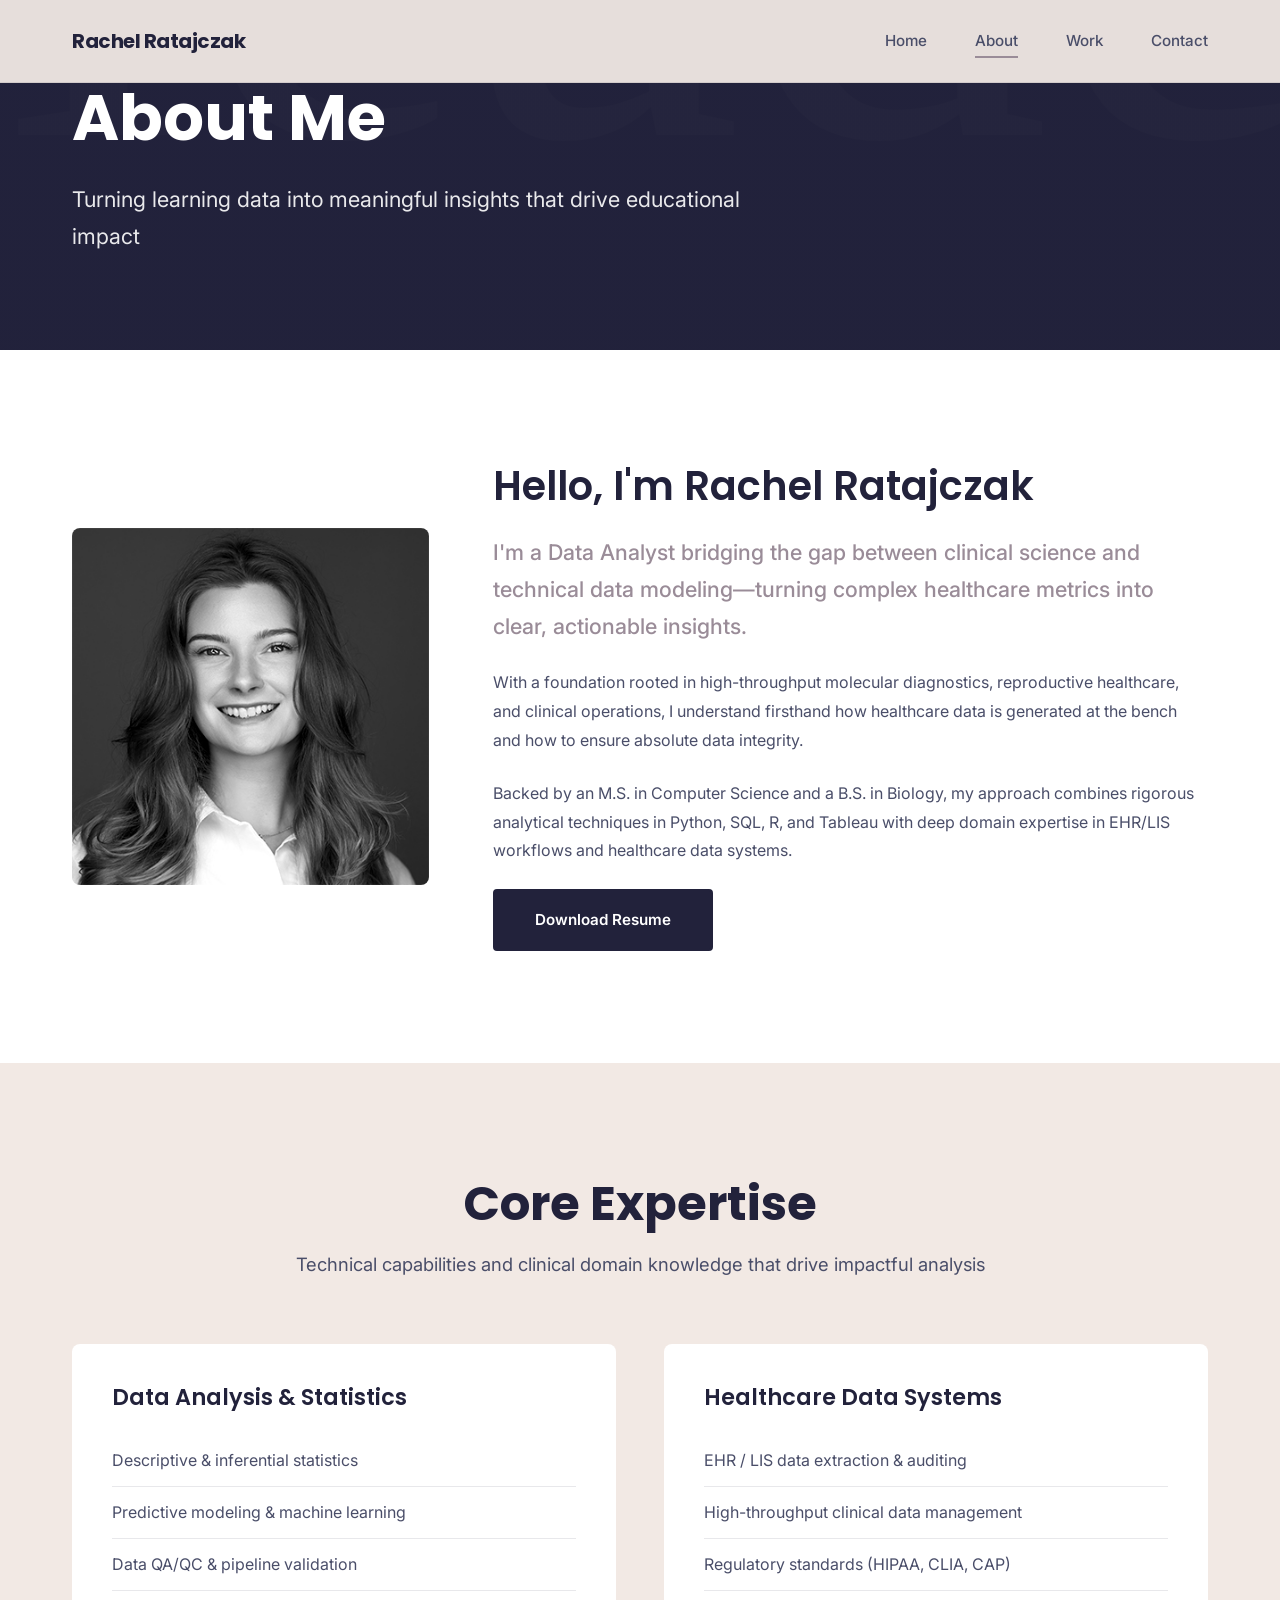
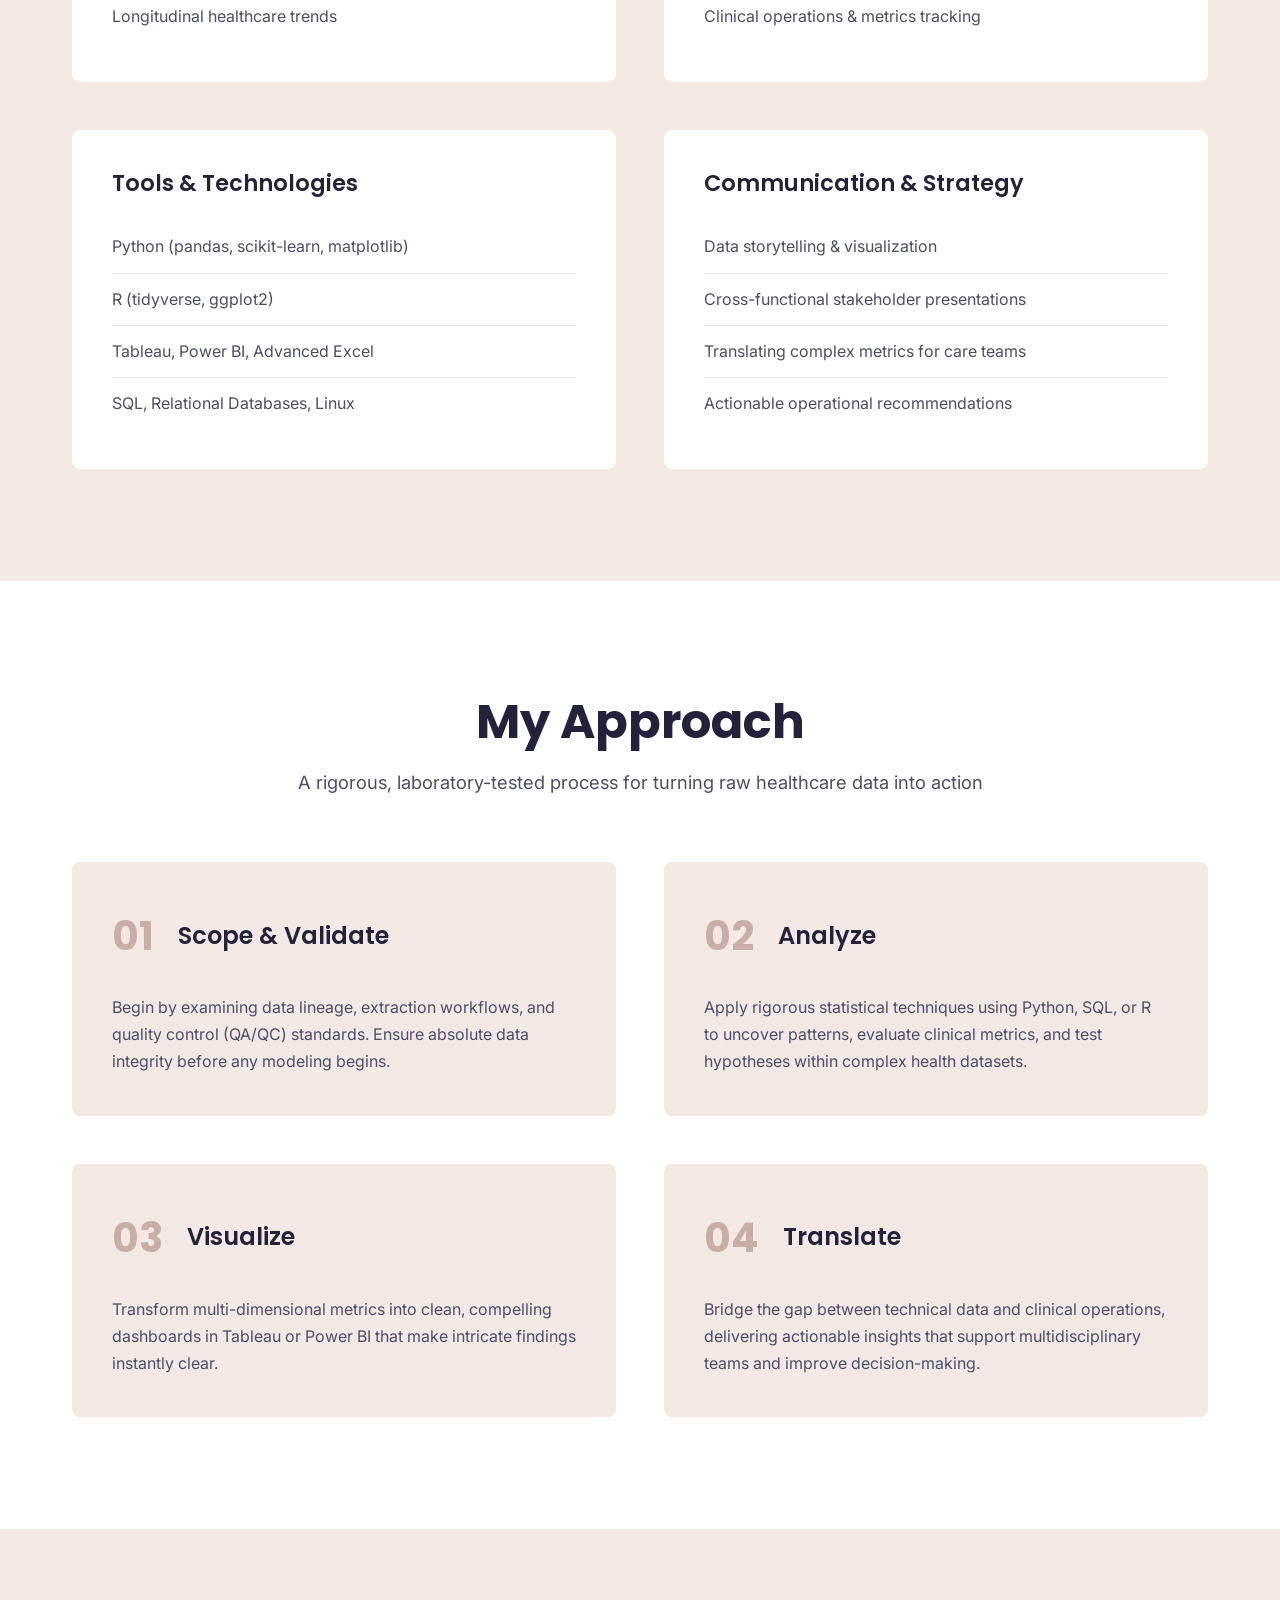
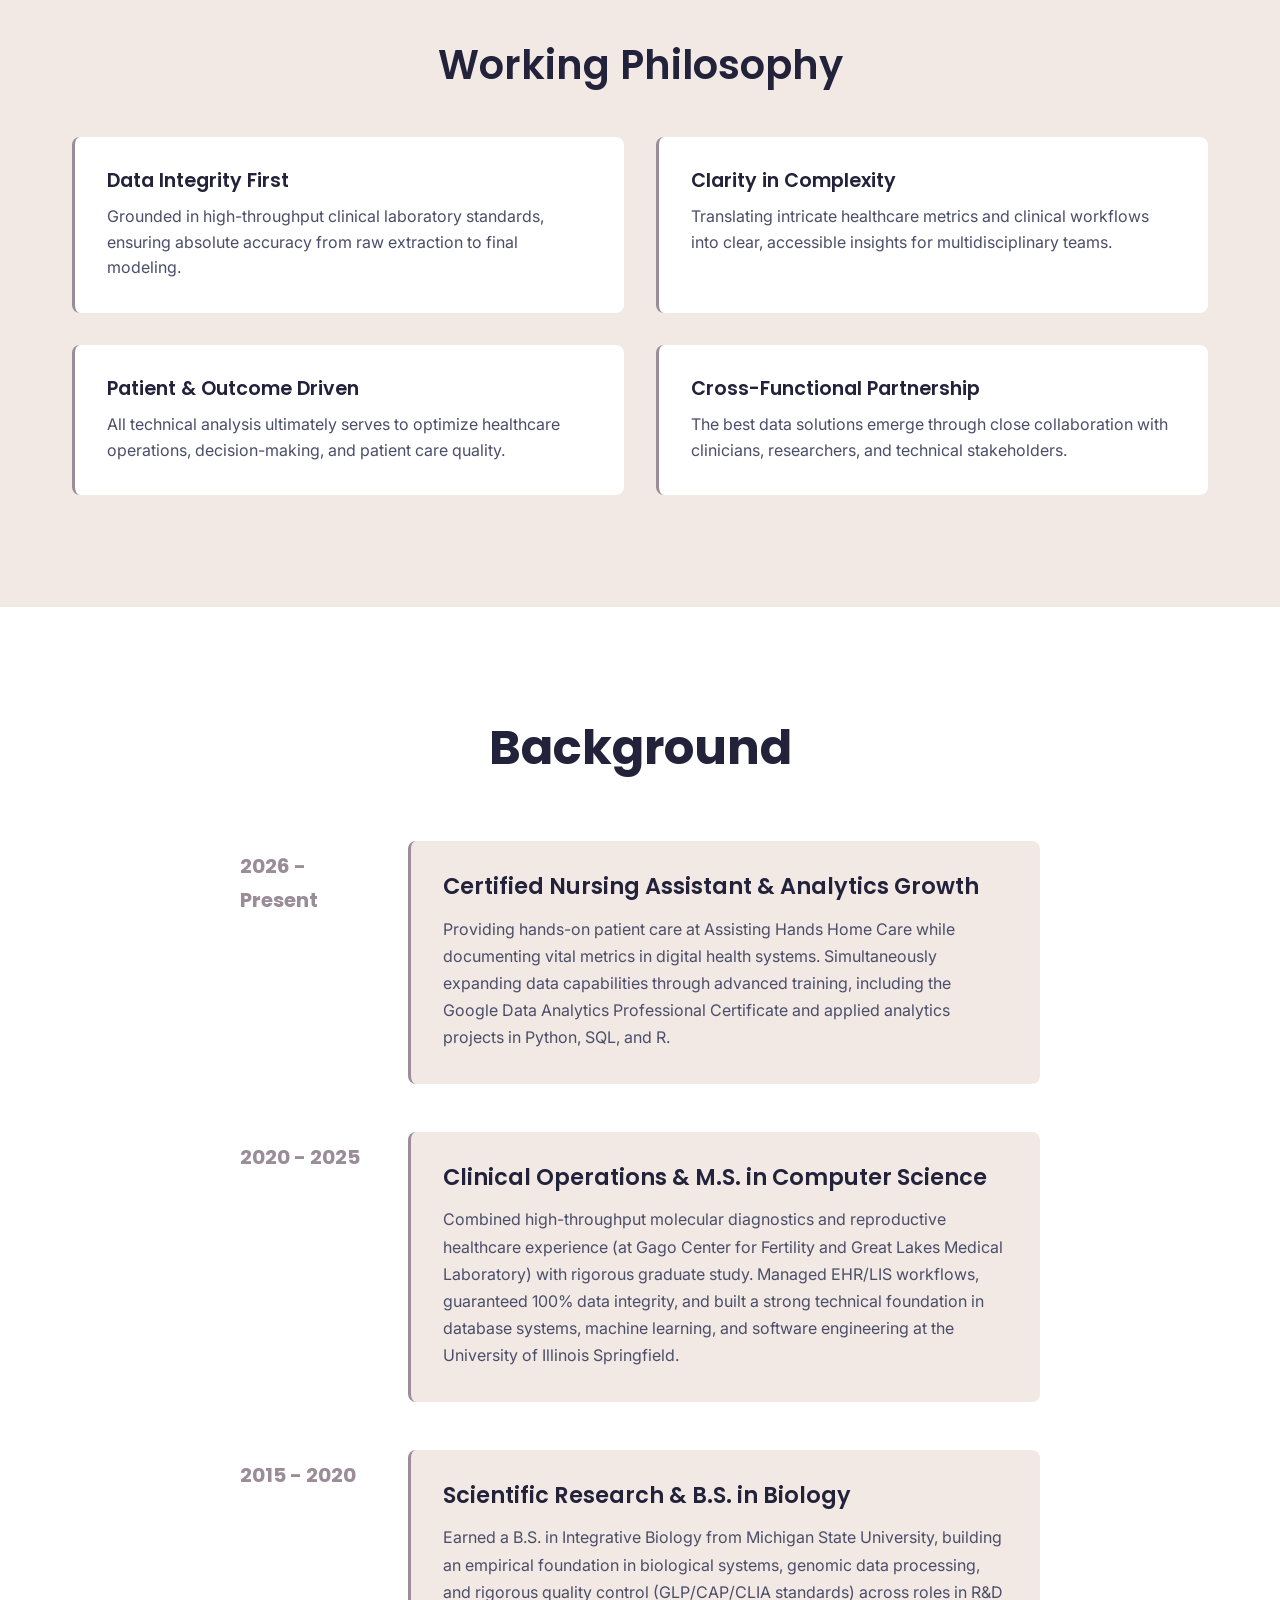
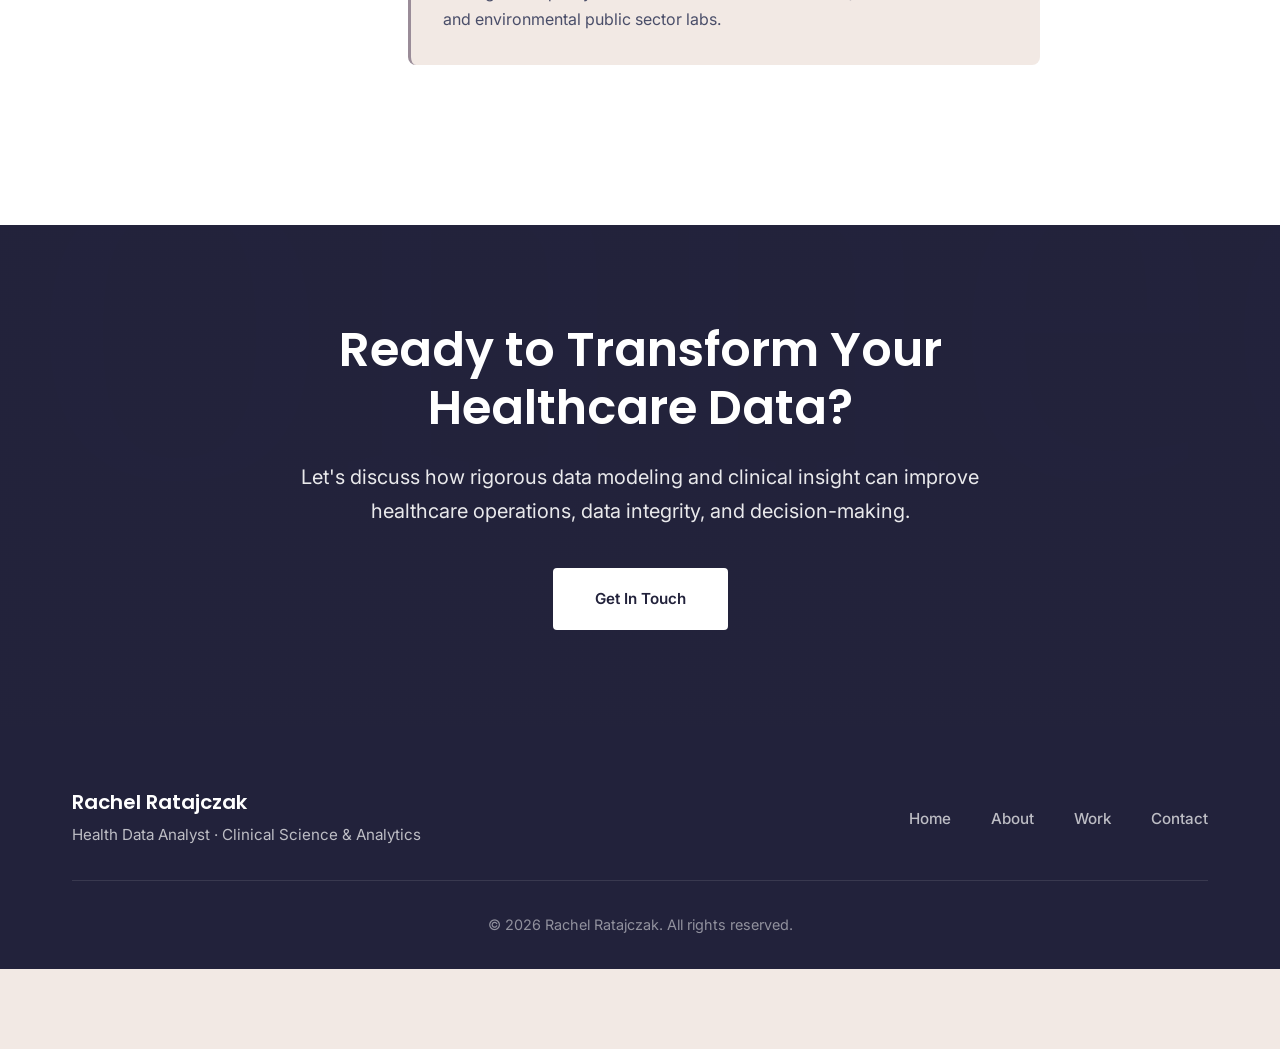
<file: about.html>
<!DOCTYPE html>
<html lang="en">
<head>
    <meta charset="UTF-8">
    <meta name="viewport" content="width=device-width, initial-scale=1.0">
    <title>About - Rachel Ratajczak</title>
    <link rel="stylesheet" href="styles.css">
    <link rel="preconnect" href="https://fonts.googleapis.com">
    <link rel="preconnect" href="https://fonts.gstatic.com" crossorigin>
    <link href="https://fonts.googleapis.com/css2?family=Poppins:wght@300;400;600;700&family=Inter:wght@300;400;500;600&display=swap" rel="stylesheet">
</head>
<body>
    <!-- Navigation -->
    <nav class="nav">
        <div class="nav-content">
            <a href="index.html" class="nav-logo">Rachel Ratajczak</a>
            <ul class="nav-menu">
                <li><a href="index.html" class="nav-link">Home</a></li>
                <li><a href="about.html" class="nav-link active">About</a></li>
                <li><a href="work.html" class="nav-link">Work</a></li>
                <li><a href="contact.html" class="nav-link">Contact</a></li>
            </ul>
        </div>
    </nav>

    <!-- Page Header with Photo Background -->
    <section class="page-header">
        <div class="header-bg"></div>
        <div class="container">
            <h1 class="page-title">About Me</h1>
            <p class="page-lead">
                Turning learning data into meaningful insights that drive educational impact
            </p>
        </div>
    </section>

    <!-- Introduction -->
    <section class="intro-section">
        <div class="container">
            <div class="intro-layout">
                <div class="intro-image">
                    <img src="images/profile-photo.jpg" alt="Rachel Ratajczak" class="profile-photo">
                </div>
                <div class="intro-text">
                    <h2>Hello, I'm Rachel Ratajczak</h2>
                    <p class="lead">
                        I'm a Data Analyst bridging the gap between clinical science and technical data modeling—turning complex healthcare metrics into clear, actionable insights.
                    </p>
                    <p>
                        With a foundation rooted in high-throughput molecular diagnostics, reproductive healthcare, and clinical operations, I understand firsthand how healthcare data is generated at the bench and how to ensure absolute data integrity.
                    </p>
                    <p>
                        Backed by an M.S. in Computer Science and a B.S. in Biology, my approach combines rigorous analytical techniques in Python, SQL, R, and Tableau with deep domain expertise in EHR/LIS workflows and healthcare data systems.
                    </p>
                    <div style="margin-top: 20px;">
                        <a href="docs/rachelratajczak_resume.pdf" class="btn btn-primary" download>Download Resume</a>
                    </div>
                </div>
            </div>
        </div>
    </section>

   <!-- Expertise -->
    <section class="expertise">
        <div class="container">
            <div class="section-intro-center">
                <h2 class="section-title">Core Expertise</h2>
                <p class="section-subtitle">
                    Technical capabilities and clinical domain knowledge that drive impactful analysis
                </p>
            </div>

            <div class="expertise-grid">
                <div class="expertise-item">
                    <h3>Data Analysis & Statistics</h3>
                    <ul>
                        <li>Descriptive & inferential statistics</li>
                        <li>Predictive modeling & machine learning</li>
                        <li>Data QA/QC & pipeline validation</li>
                        <li>Longitudinal healthcare trends</li>
                    </ul>
                </div>

                <div class="expertise-item">
                    <h3>Healthcare Data Systems</h3>
                    <ul>
                        <li>EHR / LIS data extraction & auditing</li>
                        <li>High-throughput clinical data management</li>
                        <li>Regulatory standards (HIPAA, CLIA, CAP)</li>
                        <li>Clinical operations & metrics tracking</li>
                    </ul>
                </div>

                <div class="expertise-item">
                    <h3>Tools & Technologies</h3>
                    <ul>
                        <li>Python (pandas, scikit-learn, matplotlib)</li>
                        <li>R (tidyverse, ggplot2)</li>
                        <li>Tableau, Power BI, Advanced Excel</li>
                        <li>SQL, Relational Databases, Linux</li>
                    </ul>
                </div>

                <div class="expertise-item">
                    <h3>Communication & Strategy</h3>
                    <ul>
                        <li>Data storytelling & visualization</li>
                        <li>Cross-functional stakeholder presentations</li>
                        <li>Translating complex metrics for care teams</li>
                        <li>Actionable operational recommendations</li>
                    </ul>
                </div>
            </div>
        </div>
    </section>

    <!-- Approach -->
    <section class="approach">
        <div class="container">
            <div class="section-intro-center">
                <h2 class="section-title">My Approach</h2>
                <p class="section-subtitle">
                    A rigorous, laboratory-tested process for turning raw healthcare data into action
                </p>
            </div>

            <div class="process">
                <div class="process-step">
                    <div class="step-header">
                        <div class="step-number">01</div>
                        <h3>Scope & Validate</h3>
                    </div>
                    <p>
                        Begin by examining data lineage, extraction workflows, and quality control (QA/QC) standards. 
                        Ensure absolute data integrity before any modeling begins.
                    </p>
                </div>

                <div class="process-step">
                    <div class="step-header">
                        <div class="step-number">02</div>
                        <h3>Analyze</h3>
                    </div>
                    <p>
                        Apply rigorous statistical techniques using Python, SQL, or R to uncover patterns, 
                        evaluate clinical metrics, and test hypotheses within complex health datasets.
                    </p>
                </div>

                <div class="process-step">
                    <div class="step-header">
                        <div class="step-number">03</div>
                        <h3>Visualize</h3>
                    </div>
                    <p>
                        Transform multi-dimensional metrics into clean, compelling dashboards in Tableau or Power BI 
                        that make intricate findings instantly clear.
                    </p>
                </div>

                <div class="process-step">
                    <div class="step-header">
                        <div class="step-number">04</div>
                        <h3>Translate</h3>
                    </div>
                    <p>
                        Bridge the gap between technical data and clinical operations, delivering actionable insights 
                        that support multidisciplinary teams and improve decision-making.
                    </p>
                </div>
            </div>
        </div>
    </section>

    <!-- Philosophy -->
    <section class="philosophy">
        <div class="container">
            <div class="philosophy-content">
                <h2>Working Philosophy</h2>
                <div class="philosophy-grid">
                    <div class="philosophy-item">
                        <h4>Data Integrity First</h4>
                        <p>
                            Grounded in high-throughput clinical laboratory standards, 
                            ensuring absolute accuracy from raw extraction to final modeling.
                        </p>
                    </div>
                    <div class="philosophy-item">
                        <h4>Clarity in Complexity</h4>
                        <p>
                            Translating intricate healthcare metrics and clinical workflows 
                            into clear, accessible insights for multidisciplinary teams.
                        </p>
                    </div>
                    <div class="philosophy-item">
                        <h4>Patient & Outcome Driven</h4>
                        <p>
                            All technical analysis ultimately serves to optimize healthcare 
                            operations, decision-making, and patient care quality.
                        </p>
                    </div>
                    <div class="philosophy-item">
                        <h4>Cross-Functional Partnership</h4>
                        <p>
                            The best data solutions emerge through close collaboration with 
                            clinicians, researchers, and technical stakeholders.
                        </p>
                    </div>
                </div>
            </div>
        </div>
    </section>
    
    <!-- Background -->
    <section class="background">
        <div class="container">
            <div class="section-intro-center">
                <h2 class="section-title">Background</h2>
            </div>

            <div class="timeline">
                <div class="timeline-item">
                    <div class="timeline-year">2026 - Present</div>
                    <div class="timeline-content">
                        <h3>Certified Nursing Assistant & Analytics Growth</h3>
                        <p>
                            Providing hands-on patient care at Assisting Hands Home Care while documenting vital metrics in digital health systems. Simultaneously expanding data capabilities through advanced training, including the Google Data Analytics Professional Certificate and applied analytics projects in Python, SQL, and R.
                        </p>
                    </div>
                </div>

                <div class="timeline-item">
                    <div class="timeline-year">2020 - 2025</div>
                    <div class="timeline-content">
                        <h3>Clinical Operations & M.S. in Computer Science</h3>
                        <p>
                            Combined high-throughput molecular diagnostics and reproductive healthcare experience (at Gago Center for Fertility and Great Lakes Medical Laboratory) with rigorous graduate study. Managed EHR/LIS workflows, guaranteed 100% data integrity, and built a strong technical foundation in database systems, machine learning, and software engineering at the University of Illinois Springfield.
                        </p>
                    </div>
                </div>

                <div class="timeline-item">
                    <div class="timeline-year">2015 - 2020</div>
                    <div class="timeline-content">
                        <h3>Scientific Research & B.S. in Biology</h3>
                        <p>
                            Earned a B.S. in Integrative Biology from Michigan State University, building an empirical foundation in biological systems, genomic data processing, and rigorous quality control (GLP/CAP/CLIA standards) across roles in R&D and environmental public sector labs.
                        </p>
                    </div>
                </div>
            </div>
        </div>
    </section>

    <!-- CTA Section -->
    <section class="cta">
        <div class="cta-bg"></div>
        <div class="container">
            <div class="cta-content">
                <h2>Ready to Transform Your Healthcare Data?</h2>
                <p>
                    Let's discuss how rigorous data modeling and clinical insight can improve healthcare operations, data integrity, and decision-making.
                </p>
                <a href="contact.html" class="btn btn-light">Get In Touch</a>
            </div>
        </div>
    </section>

    <!-- Footer -->
    <footer class="footer">
        <div class="container">
            <div class="footer-content">
                <div class="footer-left">
                    <h3>Rachel Ratajczak</h3>
                    <p>Health Data Analyst · Clinical Science & Analytics</p>
                </div>
                <div class="footer-links">
                    <a href="index.html">Home</a>
                    <a href="about.html">About</a>
                    <a href="work.html">Work</a>
                    <a href="contact.html">Contact</a>
                </div>
            </div>
            <div class="footer-bottom">
                <p>&copy; 2026 Rachel Ratajczak. All rights reserved.</p>
            </div>
        </div>
    </footer>
</body>
</html>
</file>
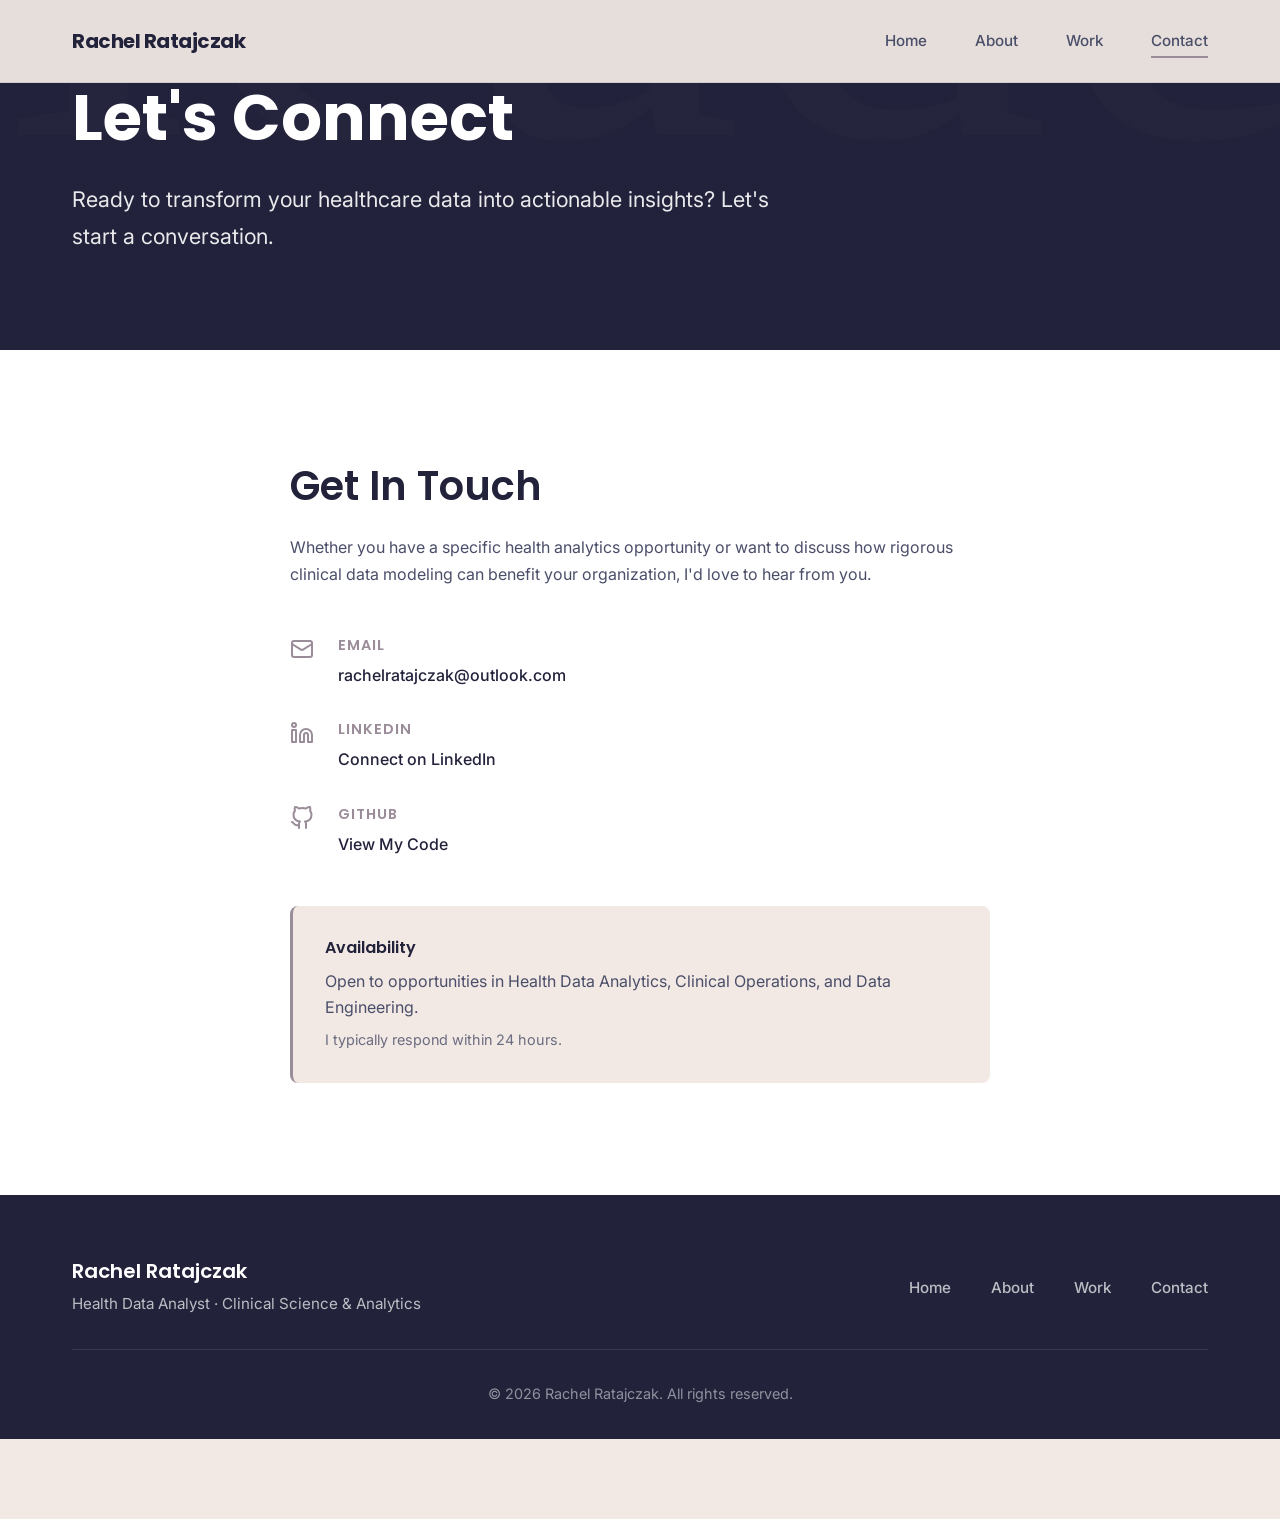
<file: contact.html>
<!DOCTYPE html>
<html lang="en">
<head>
    <meta charset="UTF-8">
    <meta name="viewport" content="width=device-width, initial-scale=1.0">
    <title>Contact - Rachel Ratajczak</title>
    <link rel="stylesheet" href="styles.css">
    <link rel="preconnect" href="https://fonts.googleapis.com">
    <link rel="preconnect" href="https://fonts.gstatic.com" crossorigin>
    <link href="https://fonts.googleapis.com/css2?family=Poppins:wght@300;400;600;700&family=Inter:wght@300;400;500;600&display=swap" rel="stylesheet">
</head>
<body>
    <!-- Navigation -->
    <nav class="nav">
        <div class="nav-content">
            <a href="index.html" class="nav-logo">Rachel Ratajczak</a>
            <ul class="nav-menu">
                <li><a href="index.html" class="nav-link">Home</a></li>
                <li><a href="about.html" class="nav-link">About</a></li>
                <li><a href="work.html" class="nav-link">Work</a></li>
                <li><a href="contact.html" class="nav-link active">Contact</a></li>
            </ul>
        </div>
    </nav>

    <!-- Page Header -->
    <section class="page-header">
        <div class="header-bg"></div>
        <div class="container">
            <h1 class="page-title">Let's Connect</h1>
            <p class="page-lead">
                Ready to transform your healthcare data into actionable insights? Let's start a conversation.
            </p>
        </div>
    </section>

    <!-- Contact Section -->
    <section class="contact-main">
        <div class="container">
            <div class="contact-layout" style="grid-template-columns: 1fr; max-width: 700px; margin: 0 auto;">
                
                <!-- Contact Information -->
                <div class="contact-info-side">
                    <h2>Get In Touch</h2>
                    <p class="contact-intro">
                        Whether you have a specific health analytics opportunity or want to discuss 
                        how rigorous clinical data modeling can benefit your organization, I'd love to hear from you.
                    </p>

                    <div class="contact-methods">
                        <div class="contact-item">
                            <div class="contact-icon">
                                <svg width="24" height="24" fill="none" stroke="currentColor" stroke-width="2" stroke-linecap="round" stroke-linejoin="round">
                                    <rect x="2" y="4" width="20" height="16" rx="2"/>
                                    <path d="m22 7-8.97 5.7a1.94 1.94 0 0 1-2.06 0L2 7"/>
                                </svg>
                            </div>
                            <div class="contact-details">
                                <h4>Email</h4>
                                <a href="mailto:rachelratajczak@outlook.com">rachelratajczak@outlook.com</a>
                            </div>
                        </div>

                        <div class="contact-item">
                            <div class="contact-icon">
                                <svg width="24" height="24" fill="none" stroke="currentColor" stroke-width="2" stroke-linecap="round" stroke-linejoin="round">
                                    <path d="M16 8a6 6 0 0 1 6 6v7h-4v-7a2 2 0 0 0-2-2 2 2 0 0 0-2 2v7h-4v-7a6 6 0 0 1 6-6z"/>
                                    <rect x="2" y="9" width="4" height="12"/>
                                    <circle cx="4" cy="4" r="2"/>
                                </svg>
                            </div>
                            <div class="contact-details">
                                <h4>LinkedIn</h4>
                                <a href="https://linkedin.com/in/rachelratajczak" target="_blank">Connect on LinkedIn</a>
                            </div>
                        </div>

                        <div class="contact-item">
                            <div class="contact-icon">
                                <svg width="24" height="24" fill="none" stroke="currentColor" stroke-width="2" stroke-linecap="round" stroke-linejoin="round">
                                    <path d="M9 19c-5 1.5-5-2.5-7-3m14 6v-3.87a3.37 3.37 0 0 0-.94-2.61c3.14-.35 6.44-1.54 6.44-7A5.44 5.44 0 0 0 20 4.77 5.07 5.07 0 0 0 19.91 1S18.73.65 16 2.48a13.38 13.38 0 0 0-7 0C6.27.65 5.09 1 5.09 1A5.07 5.07 0 0 0 5 4.77a5.44 5.44 0 0 0-1.5 3.78c0 5.42 3.3 6.61 6.44 7A3.37 3.37 0 0 0 9 18.13V22"/>
                                </svg>
                            </div>
                            <div class="contact-details">
                                <h4>GitHub</h4>
                                <a href="https://github.com/RachelRatajczak" target="_blank">View My Code</a>
                            </div>
                        </div>
                    </div>

                    <div class="availability" style="margin-top: 2rem;">
                        <h4>Availability</h4>
                        <p>Open to opportunities in Health Data Analytics, Clinical Operations, and Data Engineering.</p>
                        <p class="response-time">I typically respond within 24 hours.</p>
                    </div>
                </div>

            </div>
        </div>
    </section>

    <!-- Footer -->
    <footer class="footer">
        <div class="container">
            <div class="footer-content">
                <div class="footer-left">
                    <h3>Rachel Ratajczak</h3>
                    <p>Health Data Analyst · Clinical Science & Analytics</p>
                </div>
                <div class="footer-links">
                    <a href="index.html">Home</a>
                    <a href="about.html">About</a>
                    <a href="work.html">Work</a>
                    <a href="contact.html">Contact</a>
                </div>
            </div>
            <div class="footer-bottom">
                <p>&copy; 2026 Rachel Ratajczak. All rights reserved.</p>
            </div>
        </div>
    </footer>
</body>
</html>
</file>
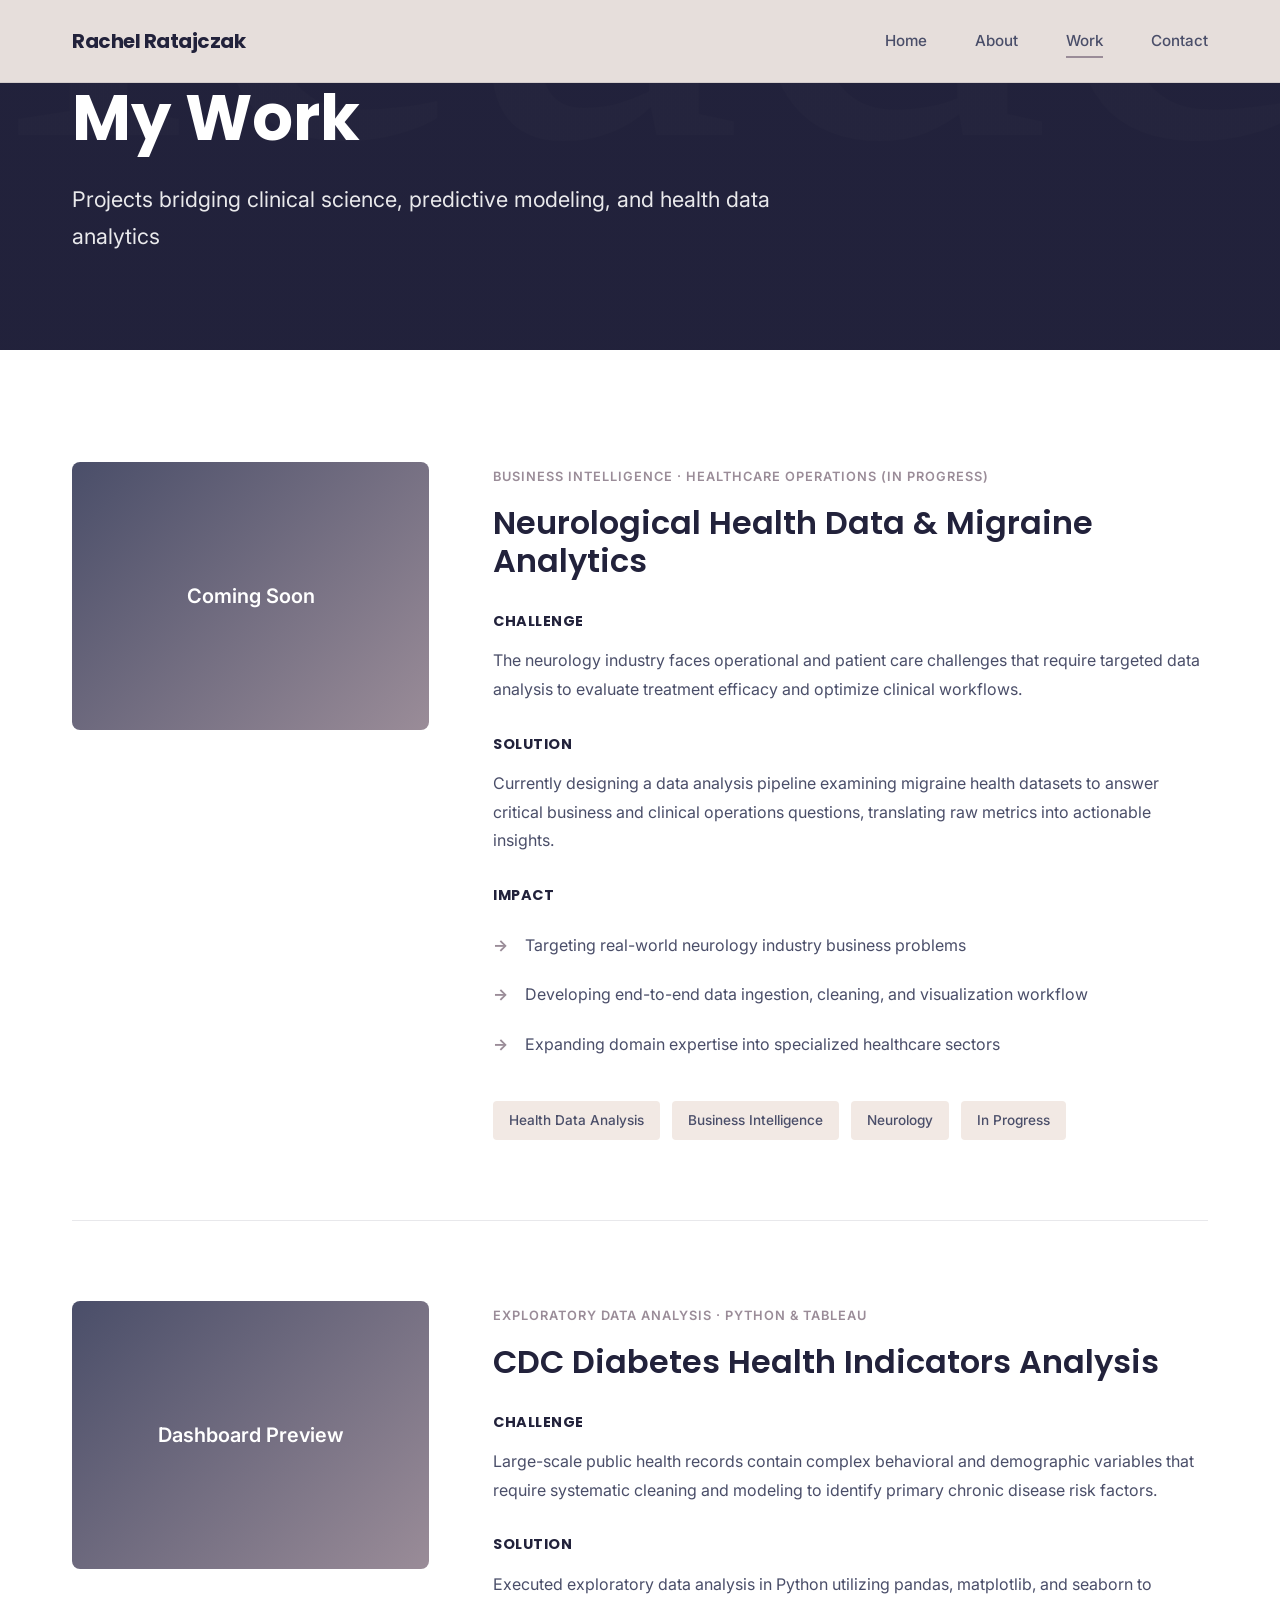
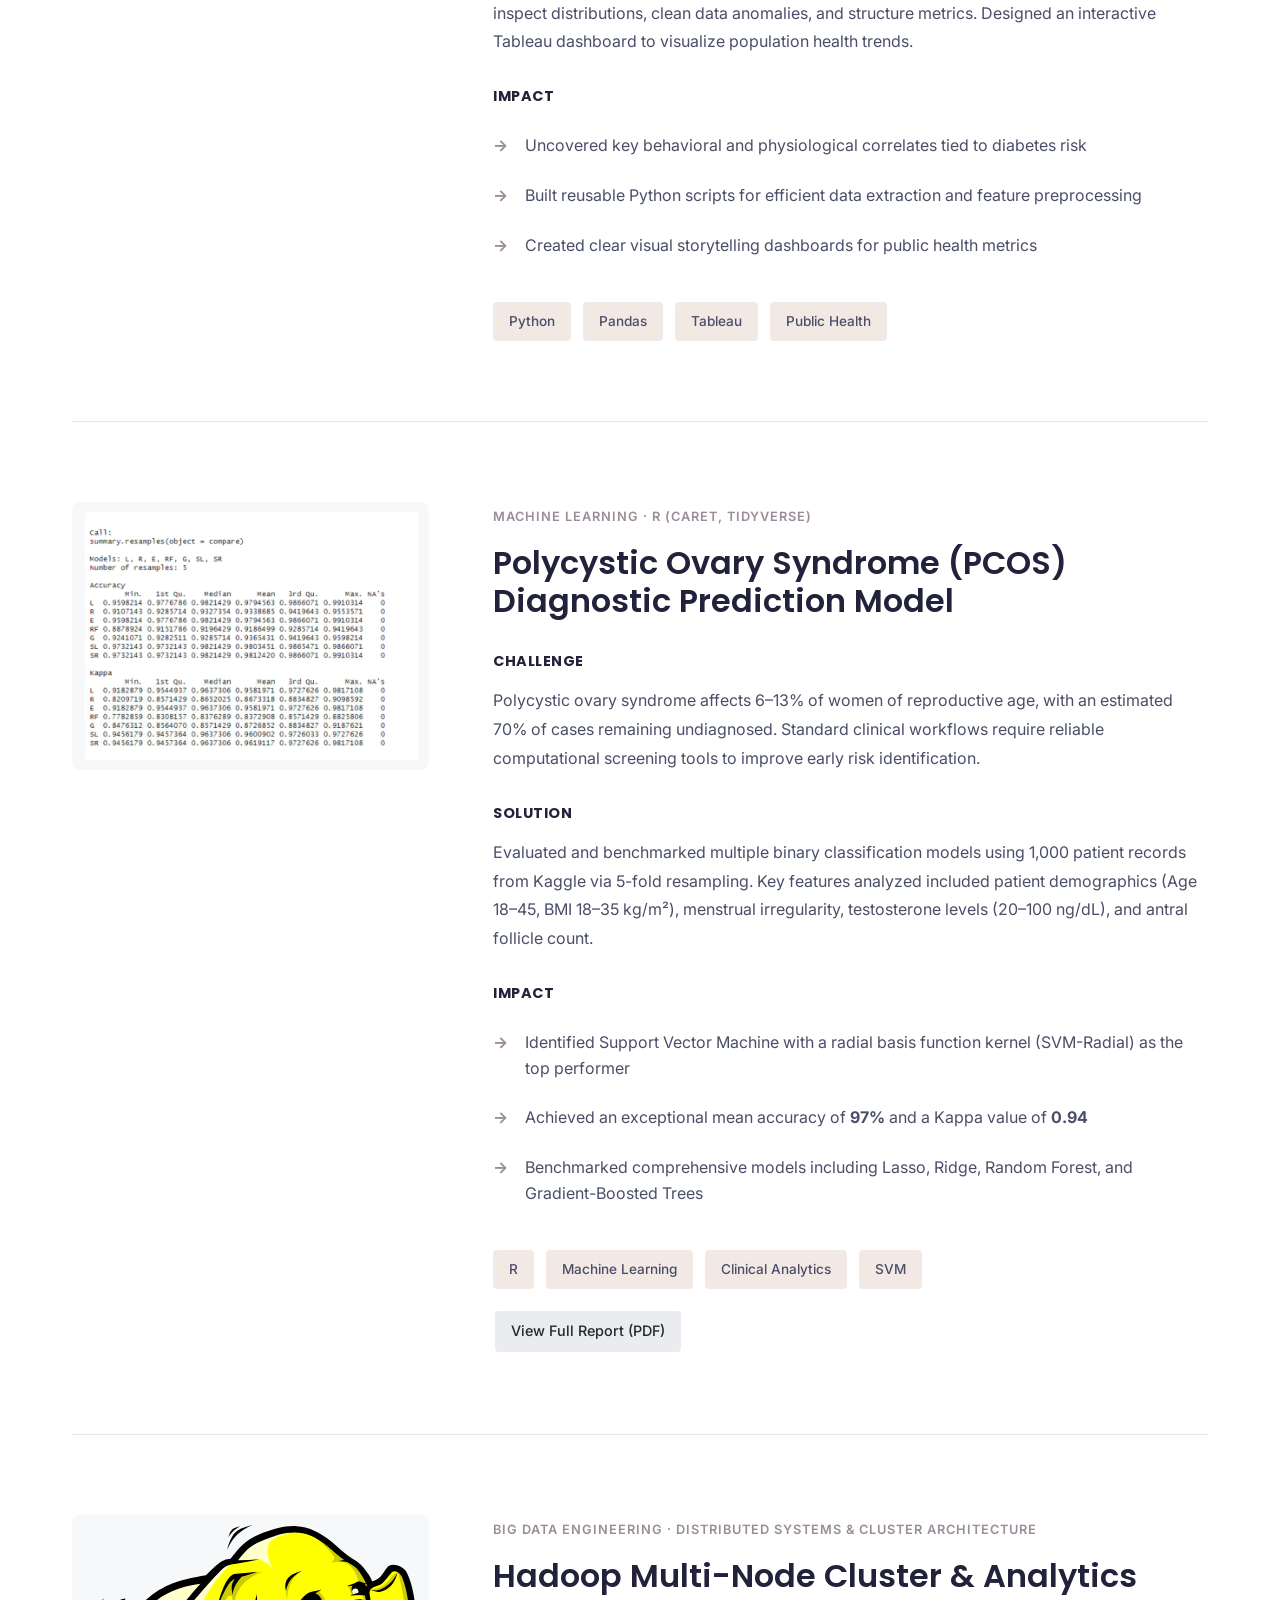
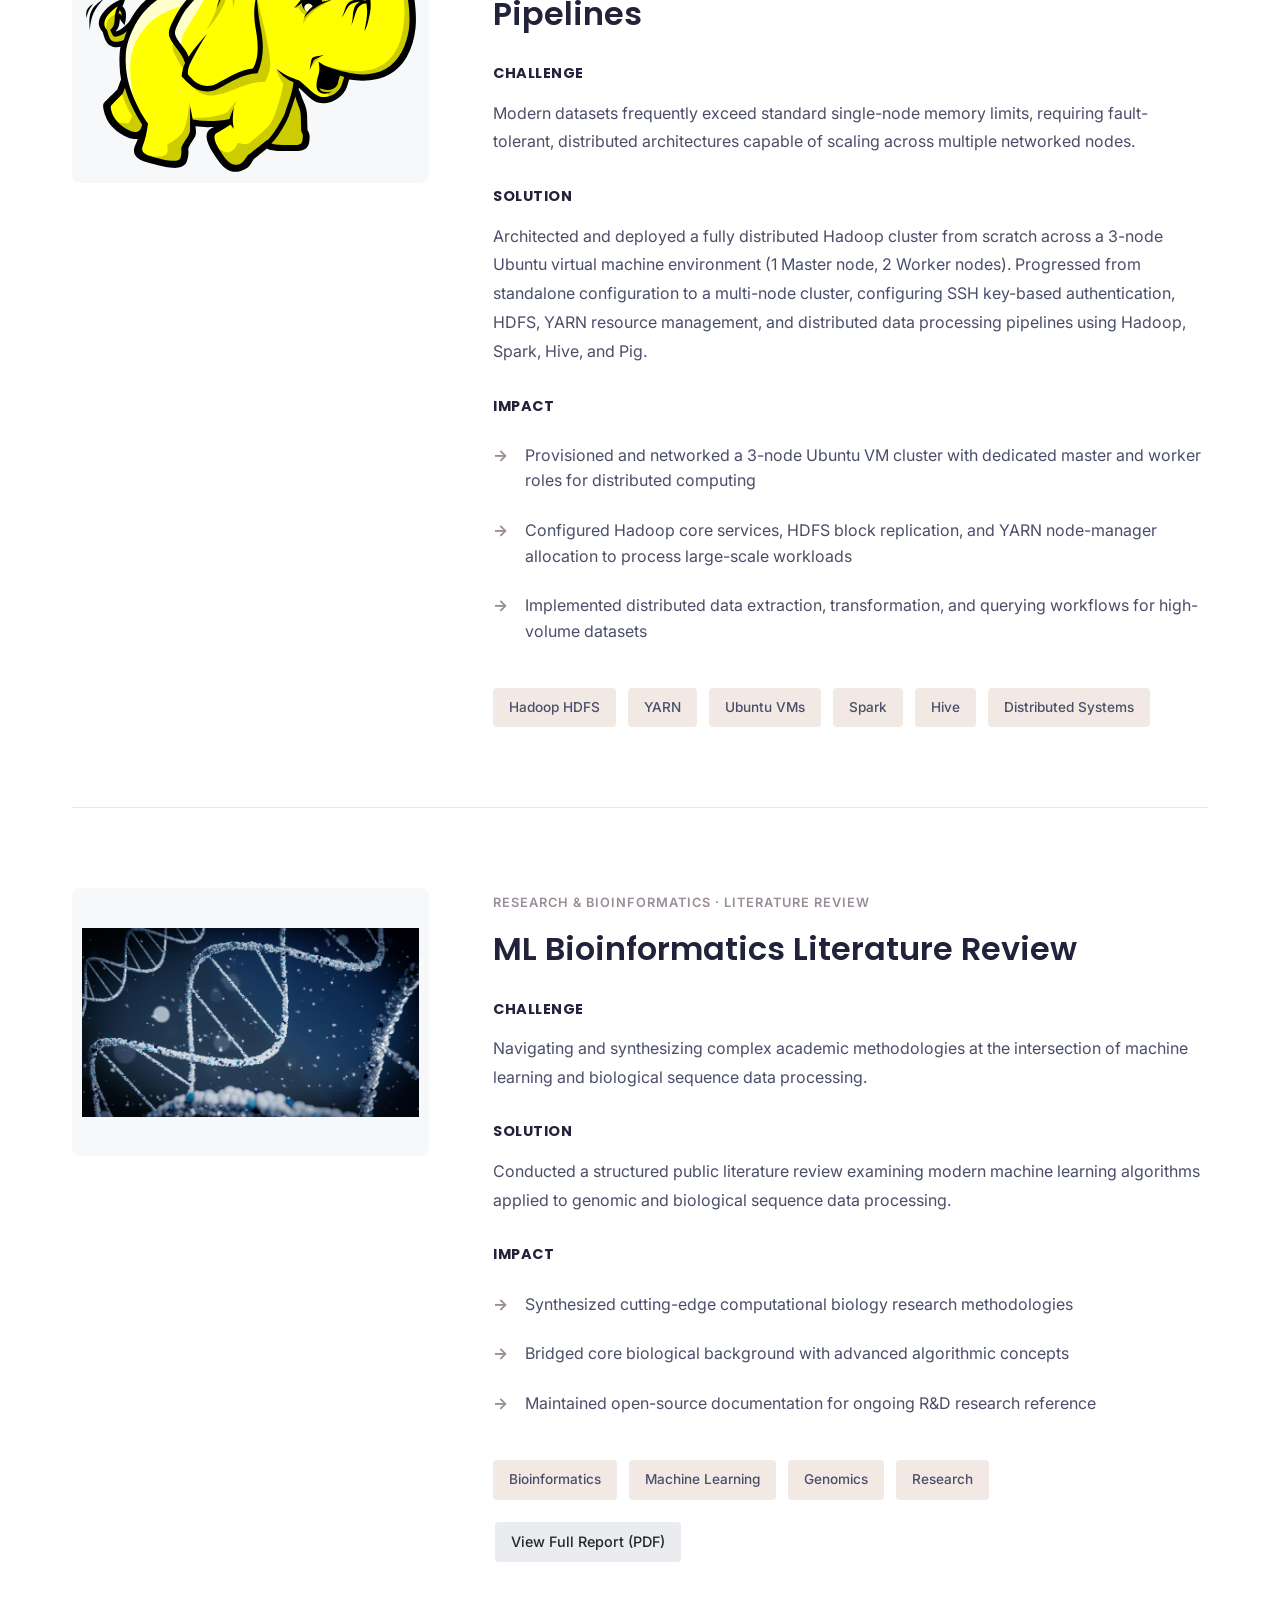
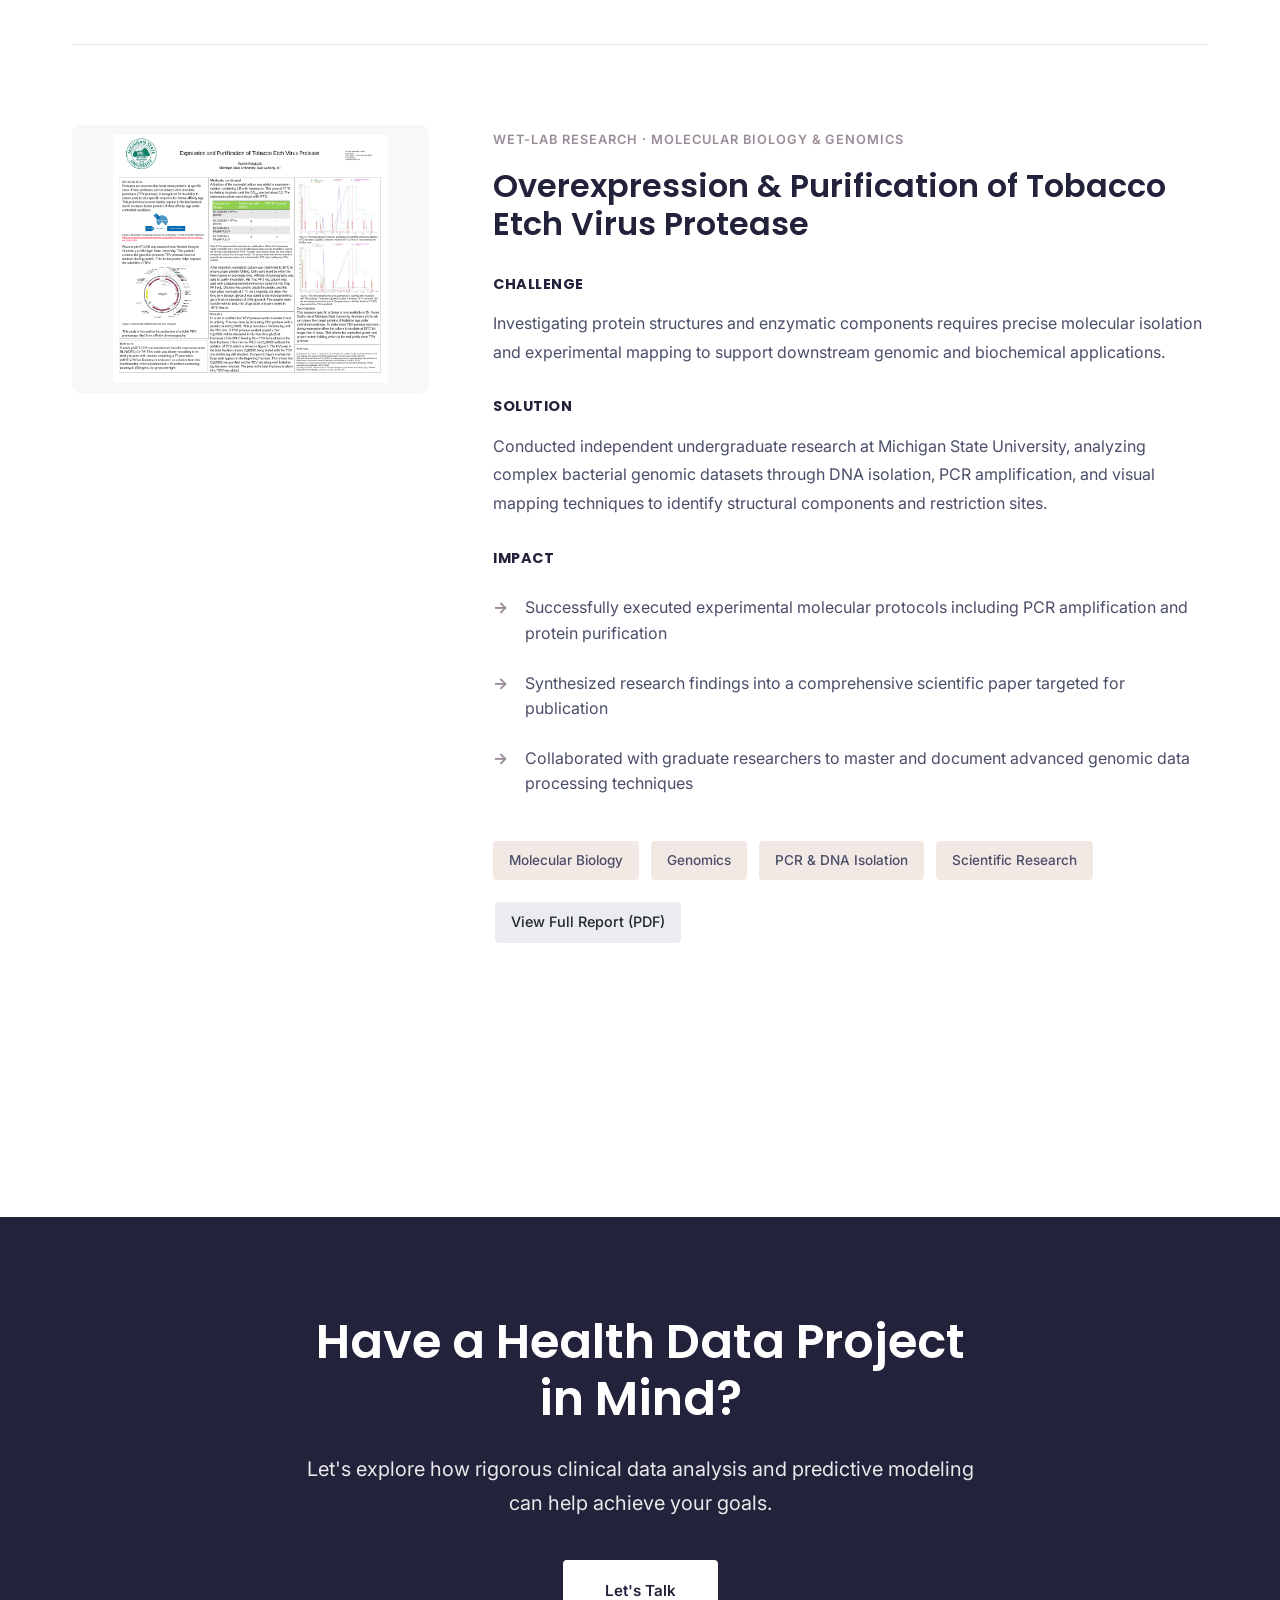
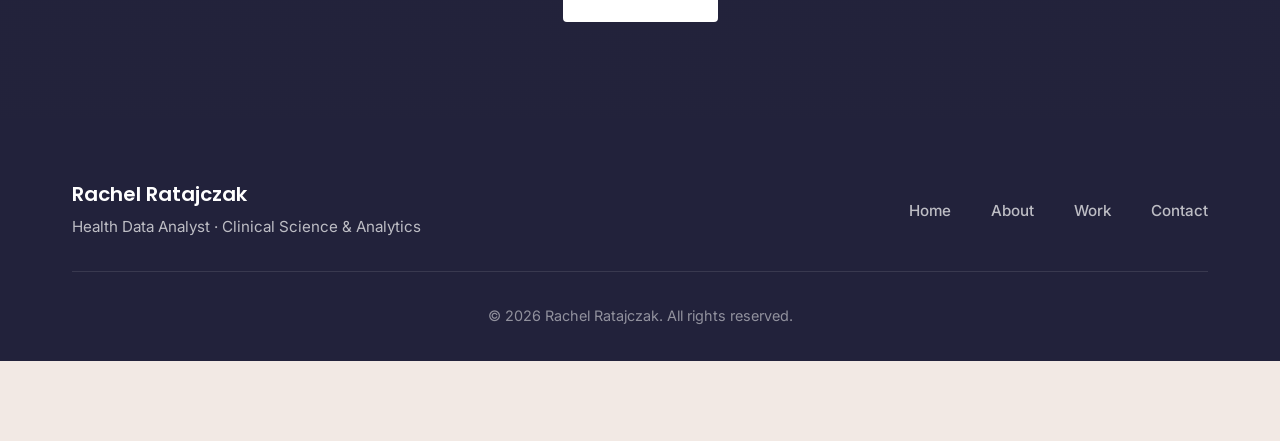
<file: work.html>
<!DOCTYPE html>
<html lang="en">
<head>
    <meta charset="UTF-8">
    <meta name="viewport" content="width=device-width, initial-scale=1.0">
    <title>Work - Rachel Ratajczak</title>
    <link rel="stylesheet" href="styles.css">
    <link rel="preconnect" href="https://fonts.googleapis.com">
    <link rel="preconnect" href="https://fonts.gstatic.com" crossorigin>
    <link href="https://fonts.googleapis.com/css2?family=Poppins:wght@300;400;600;700&family=Inter:wght@300;400;500;600&display=swap" rel="stylesheet">
</head>
<body>
    <!-- Navigation -->
    <nav class="nav">
        <div class="nav-content">
            <a href="index.html" class="nav-logo">Rachel Ratajczak</a>
            <ul class="nav-menu">
                <li><a href="index.html" class="nav-link">Home</a></li>
                <li><a href="about.html" class="nav-link">About</a></li>
                <li><a href="work.html" class="nav-link active">Work</a></li>
                <li><a href="contact.html" class="nav-link">Contact</a></li>
            </ul>
        </div>
    </nav>

    <!-- Page Header -->
    <section class="page-header">
        <div class="header-bg"></div>
        <div class="container">
            <h1 class="page-title">My Work</h1>
            <p class="page-lead">
                Projects bridging clinical science, predictive modeling, and health data analytics
            </p>
        </div>
    </section>

    <!-- Projects Grid -->
    <section class="projects">
        <div class="container">
            
            <!-- Project 1: Neurological Health Data & Migraine Analytics (Coming Soon) -->
            <article class="project-card">
                <div class="project-visual">
                    <div class="project-image">Coming Soon</div>
                </div>
                <div class="project-details">
                    <span class="project-category">Business Intelligence · Healthcare Operations (In Progress)</span>
                    <h2>Neurological Health Data & Migraine Analytics</h2>
                    
                    <div class="project-overview">
                        <h3>Challenge</h3>
                        <p>
                            The neurology industry faces operational and patient care challenges that require 
                            targeted data analysis to evaluate treatment efficacy and optimize clinical workflows.
                        </p>

                        <h3>Solution</h3>
                        <p>
                            Currently designing a data analysis pipeline examining migraine health datasets to answer 
                            critical business and clinical operations questions, translating raw metrics into actionable insights.
                        </p>

                        <h3>Impact</h3>
                        <ul class="impact-list">
                            <li>Targeting real-world neurology industry business problems</li>
                            <li>Developing end-to-end data ingestion, cleaning, and visualization workflow</li>
                            <li>Expanding domain expertise into specialized healthcare sectors</li>
                        </ul>

                        <div class="project-tags">
                            <span>Health Data Analysis</span>
                            <span>Business Intelligence</span>
                            <span>Neurology</span>
                            <span>In Progress</span>
                        </div>
                    </div>
                </div>
            </article>

            <!-- Project 2: CDC Diabetes Health Indicators Analysis -->
            <article class="project-card">
                <div class="project-visual">
                    <div class="project-image">Dashboard Preview</div>
                </div>
                <div class="project-details">
                    <span class="project-category">Exploratory Data Analysis · Python & Tableau</span>
                    <h2>CDC Diabetes Health Indicators Analysis</h2>
                    
                    <div class="project-overview">
                        <h3>Challenge</h3>
                        <p>
                            Large-scale public health records contain complex behavioral and demographic variables 
                            that require systematic cleaning and modeling to identify primary chronic disease risk factors.
                        </p>

                        <h3>Solution</h3>
                        <p>
                            Executed exploratory data analysis in Python utilizing pandas, matplotlib, and seaborn 
                            to inspect distributions, clean data anomalies, and structure metrics. Designed an interactive 
                            Tableau dashboard to visualize population health trends.
                        </p>

                        <h3>Impact</h3>
                        <ul class="impact-list">
                            <li>Uncovered key behavioral and physiological correlates tied to diabetes risk</li>
                            <li>Built reusable Python scripts for efficient data extraction and feature preprocessing</li>
                            <li>Created clear visual storytelling dashboards for public health metrics</li>
                        </ul>

                        <div class="project-tags">
                            <span>Python</span>
                            <span>Pandas</span>
                            <span>Tableau</span>
                            <span>Public Health</span>
                        </div>
                    </div>
                </div>
            </article>

            <!-- Project 3: PCOS Diagnostic Prediction Project Card -->
            <article class="project-card">
                <div class="project-visual">
                    <div class="project-image" style="background: #f6f8fa; padding: 10px; display: flex; align-items: center; justify-content: center; height: 100%;">
                        <img src="images/pcos.png" alt="PCOS Machine Learning Model Performance" style="width: 100%; height: 100%; object-fit: contain; border-radius: 4px;">
                    </div>
                </div>
                <div class="project-details">
                    <span class="project-category">Machine Learning · R (caret, tidyverse)</span>
                    <h2>Polycystic Ovary Syndrome (PCOS) Diagnostic Prediction Model</h2>
                    
                    <div class="project-overview">
                        <h3>Challenge</h3>
                        <p>
                            Polycystic ovary syndrome affects 6–13% of women of reproductive age, with an estimated 70% of cases remaining undiagnosed. Standard clinical workflows require reliable computational screening tools to improve early risk identification.
                        </p>

                        <h3>Solution</h3>
                        <p>
                            Evaluated and benchmarked multiple binary classification models using 1,000 patient records from Kaggle via 5-fold resampling. Key features analyzed included patient demographics (Age 18–45, BMI 18–35 kg/m²), menstrual irregularity, testosterone levels (20–100 ng/dL), and antral follicle count.
                        </p>

                        <h3>Impact</h3>
                        <ul class="impact-list">
                            <li>Identified Support Vector Machine with a radial basis function kernel (SVM-Radial) as the top performer</li>
                            <li>Achieved an exceptional mean accuracy of <strong>97%</strong> and a Kappa value of <strong>0.94</strong></li>
                            <li>Benchmarked comprehensive models including Lasso, Ridge, Random Forest, and Gradient-Boosted Trees</li>
                        </ul>

                        <div class="project-tags">
                            <span>R</span>
                            <span>Machine Learning</span>
                            <span>Clinical Analytics</span>
                            <span>SVM</span>
                        </div>

                        <!-- Action Buttons -->
                        <div class="project-links" style="display: flex; gap: 12px; margin-top: 20px;">
                            <a href="docs/pcos_ml_report.pdf" class="btn btn-secondary" target="_blank" style="padding: 8px 16px; background: #eaecef; color: #24292e; text-decoration: none; border-radius: 6px; font-size: 0.9rem; font-weight: 500;">View Full Report (PDF)</a>
                        </div>
                    </div>
                </div>
            </article>

            <!-- Project 4: Hadoop Multi-Node Cluster & Analytics Pipelines -->
            <article class="project-card">
                <div class="project-visual">
                    <div class="project-image" style="background: #f6f8fa; padding: 10px; display: flex; align-items: center; justify-content: center; height: 100%;">
                        <img src="images/hadoop.svg" alt="Hadoop Big Data Cluster Architecture" style="width: 100%; height: 100%; object-fit: contain; border-radius: 4px;">
                    </div>
                </div>
                <div class="project-details">
                    <span class="project-category">Big Data Engineering · Distributed Systems & Cluster Architecture</span>
                    <h2>Hadoop Multi-Node Cluster & Analytics Pipelines</h2>
                    
                    <div class="project-overview">
                        <h3>Challenge</h3>
                        <p>
                            Modern datasets frequently exceed standard single-node memory limits, requiring fault-tolerant, distributed architectures capable of scaling across multiple networked nodes.
                        </p>

                        <h3>Solution</h3>
                        <p>
                            Architected and deployed a fully distributed Hadoop cluster from scratch across a 3-node Ubuntu virtual machine environment (1 Master node, 2 Worker nodes). Progressed from standalone configuration to a multi-node cluster, configuring SSH key-based authentication, HDFS, YARN resource management, and distributed data processing pipelines using Hadoop, Spark, Hive, and Pig.
                        </p>

                        <h3>Impact</h3>
                        <ul class="impact-list">
                            <li>Provisioned and networked a 3-node Ubuntu VM cluster with dedicated master and worker roles for distributed computing</li>
                            <li>Configured Hadoop core services, HDFS block replication, and YARN node-manager allocation to process large-scale workloads</li>
                            <li>Implemented distributed data extraction, transformation, and querying workflows for high-volume datasets</li>
                        </ul>

                        <div class="project-tags">
                            <span>Hadoop HDFS</span>
                            <span>YARN</span>
                            <span>Ubuntu VMs</span>
                            <span>Spark</span>
                            <span>Hive</span>
                            <span>Distributed Systems</span>
                        </div>
                    </div>
                </div>
            </article>

            <!-- Project 5: ML Bioinformatics Literature Review -->
            <article class="project-card">
                <div class="project-visual">
                    <div class="project-image" style="background: #f6f8fa; padding: 10px; display: flex; align-items: center; justify-content: center; height: 100%;">
                        <img src="images/bio.jpg" alt="ML Bioinformatics Literature Review" style="width: 100%; height: 100%; object-fit: contain; border-radius: 4px;">
                    </div>
                </div>
                <div class="project-details">
                    <span class="project-category">Research & Bioinformatics · Literature Review</span>
                    <h2>ML Bioinformatics Literature Review</h2>
                    
                    <div class="project-overview">
                        <h3>Challenge</h3>
                        <p>
                            Navigating and synthesizing complex academic methodologies at the intersection 
                            of machine learning and biological sequence data processing.
                        </p>

                        <h3>Solution</h3>
                        <p>
                            Conducted a structured public literature review examining modern machine learning algorithms 
                            applied to genomic and biological sequence data processing.
                        </p>

                        <h3>Impact</h3>
                        <ul class="impact-list">
                            <li>Synthesized cutting-edge computational biology research methodologies</li>
                            <li>Bridged core biological background with advanced algorithmic concepts</li>
                            <li>Maintained open-source documentation for ongoing R&D research reference</li>
                        </ul>

                        <div class="project-tags">
                            <span>Bioinformatics</span>
                            <span>Machine Learning</span>
                            <span>Genomics</span>
                            <span>Research</span>
                        </div>

                        <!-- Action Button (View PDF Report) -->
                        <div class="project-links" style="display: flex; gap: 12px; margin-top: 20px;">
                            <a href="docs/literature_review.pdf" class="btn btn-secondary" target="_blank" style="padding: 8px 16px; background: #eaecef; color: #24292e; text-decoration: none; border-radius: 6px; font-size: 0.9rem; font-weight: 500;">View Full Report (PDF)</a>
                        </div>
                    </div>
                </div>
            </article>

            <!-- Project 6: Undergraduate Genomic Research (TEV Protease) -->
            <article class="project-card">
                <div class="project-visual">
                    <div class="project-image" style="background: #f6f8fa; padding: 10px; display: flex; align-items: center; justify-content: center; height: 100%;">
                        <img src="images/tev.png" alt="Tobacco Etch Virus Protease Research" style="width: 100%; height: 100%; object-fit: contain; border-radius: 4px;">
                    </div>
                </div>
                <div class="project-details">
                    <span class="project-category">Wet-Lab Research · Molecular Biology & Genomics</span>
                    <h2>Overexpression & Purification of Tobacco Etch Virus Protease</h2>
                    
                    <div class="project-overview">
                        <h3>Challenge</h3>
                        <p>
                            Investigating protein structures and enzymatic components requires precise molecular isolation and experimental mapping to support downstream genomic and biochemical applications.
                        </p>

                        <h3>Solution</h3>
                        <p>
                            Conducted independent undergraduate research at Michigan State University, analyzing complex bacterial genomic datasets through DNA isolation, PCR amplification, and visual mapping techniques to identify structural components and restriction sites.
                        </p>

                        <h3>Impact</h3>
                        <ul class="impact-list">
                            <li>Successfully executed experimental molecular protocols including PCR amplification and protein purification</li>
                            <li>Synthesized research findings into a comprehensive scientific paper targeted for publication</li>
                            <li>Collaborated with graduate researchers to master and document advanced genomic data processing techniques</li>
                        </ul>

                        <div class="project-tags">
                            <span>Molecular Biology</span>
                            <span>Genomics</span>
                            <span>PCR & DNA Isolation</span>
                            <span>Scientific Research</span>
                        </div>

                        <!-- Action Button (View PDF Report) -->
                        <div class="project-links" style="display: flex; gap: 12px; margin-top: 20px;">
                            <a href="docs/TEV_report.pdf" class="btn btn-secondary" target="_blank" style="padding: 8px 16px; background: #eaecef; color: #24292e; text-decoration: none; border-radius: 6px; font-size: 0.9rem; font-weight: 500;">View Full Report (PDF)</a>
                        </div>
                    </div>
                </div>
            </article>

        </div>
    </section>

    <!-- CTA Section -->
    <section class="cta">
        <div class="cta-bg"></div>
        <div class="container">
            <div class="cta-content">
                <h2>Have a Health Data Project in Mind?</h2>
                <p>
                    Let's explore how rigorous clinical data analysis and predictive modeling can help achieve your goals.
                </p>
                <a href="contact.html" class="btn btn-light">Let's Talk</a>
            </div>
        </div>
    </section>

    <!-- Footer -->
    <footer class="footer">
        <div class="container">
            <div class="footer-content">
                <div class="footer-left">
                    <h3>Rachel Ratajczak</h3>
                    <p>Health Data Analyst · Clinical Science & Analytics</p>
                </div>
                <div class="footer-links">
                    <a href="index.html">Home</a>
                    <a href="about.html">About</a>
                    <a href="work.html">Work</a>
                    <a href="contact.html">Contact</a>
                </div>
            </div>
            <div class="footer-bottom">
                <p>&copy; 2026 Rachel Ratajczak. All rights reserved.</p>
            </div>
        </div>
    </footer>
</body>
</html>
</file>
<file: styles.css>
/* ===========================
   COLOR PALETTE & VARIABLES
   =========================== */

:root {
    /* Color Palette */
    --space-indigo: #22223b;
    --dusty-grape: #4a4e69;
    --lilac-ash: #9a8c98;
    --almond-silk: #c9ada7;
    --parchment: #f2e9e4;
    
    /* Functional Colors */
    --primary-dark: var(--space-indigo);
    --secondary-dark: var(--dusty-grape);
    --accent: var(--lilac-ash);
    --light-accent: var(--almond-silk);
    --light-bg: var(--parchment);
    --white: #ffffff;
    
    /* Typography */
    --font-display: 'Poppins', -apple-system, BlinkMacSystemFont, sans-serif;
    --font-body: 'Inter', -apple-system, BlinkMacSystemFont, sans-serif;
    
    /* Spacing */
    --container-width: 1200px;
    --section-spacing: 7rem;
    
    /* Transitions */
    --transition: all 0.3s cubic-bezier(0.4, 0, 0.2, 1);
}

/* ===========================
   RESET & BASE STYLES
   =========================== */

* {
    margin: 0;
    padding: 0;
    box-sizing: border-box;
}

html {
    scroll-behavior: smooth;
    font-size: 16px;
}

body {
    font-family: var(--font-body);
    color: var(--primary-dark);
    background-color: var(--light-bg);
    line-height: 1.7;
    font-weight: 400;
    -webkit-font-smoothing: antialiased;
    -moz-osx-font-smoothing: grayscale;
}

h1, h2, h3, h4, h5, h6 {
    font-family: var(--font-display);
    color: var(--primary-dark);
    line-height: 1.2;
    font-weight: 600;
}

a {
    text-decoration: none;
    color: inherit;
    transition: var(--transition);
}

img {
    max-width: 100%;
    height: auto;
    display: block;
}

.container {
    max-width: var(--container-width);
    margin: 0 auto;
    padding: 0 2rem;
}

/* ===========================
   NAVIGATION
   =========================== */

.nav {
    position: fixed;
    top: 0;
    left: 0;
    right: 0;
    z-index: 1000;
    background-color: rgba(242, 233, 228, 0.95);
    backdrop-filter: blur(10px);
    border-bottom: 1px solid rgba(34, 34, 59, 0.1);
}

.nav-content {
    max-width: var(--container-width);
    margin: 0 auto;
    padding: 1.5rem 2rem;
    display: flex;
    justify-content: space-between;
    align-items: center;
}

.nav-logo {
    font-family: var(--font-display);
    font-size: 1.25rem;
    font-weight: 700;
    color: var(--primary-dark);
    letter-spacing: -0.5px;
}

.nav-menu {
    display: flex;
    list-style: none;
    gap: 3rem;
}

.nav-link {
    font-weight: 500;
    color: var(--secondary-dark);
    font-size: 0.95rem;
    position: relative;
}

.nav-link::after {
    content: '';
    position: absolute;
    bottom: -8px;
    left: 0;
    width: 0;
    height: 2px;
    background-color: var(--accent);
    transition: width 0.3s ease;
}

.nav-link:hover::after,
.nav-link.active::after {
    width: 100%;
}

.nav-link:hover {
    color: var(--primary-dark);
}

/* ===========================
   BUTTONS
   =========================== */

.btn {
    display: inline-block;
    padding: 1rem 2.5rem;
    font-family: var(--font-body);
    font-weight: 600;
    font-size: 0.95rem;
    border: 2px solid transparent;
    border-radius: 4px;
    cursor: pointer;
    transition: var(--transition);
    text-align: center;
}

.btn-primary {
    background-color: var(--primary-dark);
    color: var(--white);
    border-color: var(--primary-dark);
}

.btn-primary:hover {
    background-color: var(--secondary-dark);
    border-color: var(--secondary-dark);
}

.btn-secondary {
    background-color: transparent;
    color: var(--white);
    border-color: var(--white);
}

.btn-secondary:hover {
    background-color: var(--white);
    color: var(--primary-dark);
}

.btn-light {
    background-color: var(--white);
    color: var(--primary-dark);
    border-color: var(--white);
}

.btn-light:hover {
    background-color: transparent;
    color: var(--white);
    border-color: var(--white);
}

.btn-outline-dark {
    background-color: transparent;
    color: var(--primary-dark);
    border-color: var(--primary-dark);
}

.btn-outline-dark:hover {
    background-color: var(--primary-dark);
    color: var(--white);
}

.btn-block {
    width: 100%;
}

/* ===========================
   HERO SECTION
   =========================== */

.hero {
    position: relative;
    min-height: 100vh;
    display: flex;
    align-items: center;
    justify-content: center;
    overflow: hidden;
    margin-top: -80px;
    padding-top: 80px;
}

.hero-bg {
    position: absolute;
    top: 0;
    left: 0;
    width: 100%;
    height: 100%;
    background-image: linear-gradient(135deg, rgba(34, 34, 59, 0.9), rgba(74, 78, 105, 0.85)),
                      url('images/hero-photo.jpg');
    background-size: cover;
    background-position: center;
    background-attachment: fixed;
    z-index: 0;
}

.hero-overlay {
    position: absolute;
    top: 0;
    left: 0;
    width: 100%;
    height: 100%;
    background: linear-gradient(to bottom, transparent 0%, rgba(34, 34, 59, 0.3) 100%);
}

.hero-content {
    position: relative;
    z-index: 10;
    max-width: var(--container-width);
    margin: 0 auto;
    padding: 0 2rem;
    text-align: left;
}

.hero-label {
    display: inline-block;
    color: var(--almond-silk);
    font-size: 0.85rem;
    font-weight: 600;
    letter-spacing: 2px;
    text-transform: uppercase;
    margin-bottom: 1.5rem;
}

.hero-title {
    font-size: 4.5rem;
    font-weight: 700;
    color: var(--white);
    margin-bottom: 1.5rem;
    line-height: 1.1;
}

.hero-title .highlight {
    color: var(--almond-silk);
}

.hero-description {
    font-size: 1.25rem;
    color: rgba(255, 255, 255, 0.9);
    max-width: 600px;
    margin-bottom: 3rem;
    line-height: 1.8;
}

.hero-actions {
    display: flex;
    gap: 1.5rem;
}

.scroll-indicator {
    position: absolute;
    bottom: 3rem;
    left: 50%;
    transform: translateX(-50%);
    text-align: center;
    color: rgba(255, 255, 255, 0.7);
    font-size: 0.85rem;
    font-weight: 500;
    z-index: 10;
}

.scroll-line {
    width: 2px;
    height: 40px;
    background-color: rgba(255, 255, 255, 0.5);
    margin: 1rem auto 0;
    animation: scrollPulse 2s ease-in-out infinite;
}

@keyframes scrollPulse {
    0%, 100% { opacity: 0.3; transform: translateY(0); }
    50% { opacity: 1; transform: translateY(10px); }
}

/* ===========================
   SECTIONS
   =========================== */

section {
    padding: var(--section-spacing) 0;
}

.section-intro,
.section-intro-center {
    margin-bottom: 4rem;
}

.section-intro-center {
    text-align: center;
}

.section-title {
    font-size: 3rem;
    font-weight: 700;
    color: var(--primary-dark);
    margin-bottom: 1rem;
}

.section-subtitle {
    font-size: 1.15rem;
    color: var(--secondary-dark);
    max-width: 700px;
}

.section-intro-center .section-subtitle {
    margin: 0 auto;
}

/* ===========================
   SERVICES SECTION
   =========================== */

.services {
    background-color: var(--white);
}

.services-grid {
    display: grid;
    grid-template-columns: repeat(2, 1fr);
    gap: 3rem;
}

.service-box {
    position: relative;
    padding: 3rem;
    background-color: var(--light-bg);
    border-left: 3px solid var(--accent);
    transition: var(--transition);
}

.service-box:hover {
    transform: translateX(10px);
    box-shadow: -10px 0 30px rgba(34, 34, 59, 0.08);
}

.service-number {
    font-family: var(--font-display);
    font-size: 3rem;
    font-weight: 700;
    color: var(--almond-silk);
    line-height: 1;
    margin-bottom: 1.5rem;
    opacity: 0.5;
}

.service-box h3 {
    font-size: 1.5rem;
    margin-bottom: 1rem;
    color: var(--primary-dark);
}

.service-box p {
    color: var(--secondary-dark);
    line-height: 1.7;
}

/* ===========================
   STATS SECTION
   =========================== */

.stats {
    position: relative;
    background-color: var(--primary-dark);
    color: var(--white);
}

.stats-bg {
    position: absolute;
    top: 0;
    left: 0;
    width: 100%;
    height: 100%;
    background-image: linear-gradient(rgba(34, 34, 59, 0.9), rgba(34, 34, 59, 0.9)),
                      url('data:image/svg+xml,%3Csvg width="100" height="100" xmlns="http://www.w3.org/2000/svg"%3E%3Ctext x="50%25" y="50%25" font-size="48" text-anchor="middle" fill="%23fff" opacity="0.05"%3EData%3C/text%3E%3C/svg%3E');
    background-size: cover;
    background-position: center;
    z-index: 0;
}

.stats .container {
    position: relative;
    z-index: 10;
}

.stats-title {
    text-align: center;
    font-size: 2.5rem;
    color: var(--white);
    margin-bottom: 4rem;
}

.stats-grid {
    display: grid;
    grid-template-columns: repeat(4, 1fr);
    gap: 3rem;
}

.stat-item {
    text-align: center;
}

.stat-value {
    font-family: var(--font-display);
    font-size: 4rem;
    font-weight: 700;
    color: var(--almond-silk);
    line-height: 1;
    margin-bottom: 0.75rem;
}

.stat-label {
    font-size: 1rem;
    color: rgba(255, 255, 255, 0.8);
    font-weight: 500;
}

/* ===========================
   FEATURED SECTION
   =========================== */

.featured {
    background-color: var(--light-bg);
}

.featured-grid {
    display: grid;
    grid-template-columns: repeat(3, 1fr);
    gap: 2.5rem;
    margin-bottom: 4rem;
}

.featured-card {
    background-color: var(--white);
    border-radius: 8px;
    overflow: hidden;
    transition: var(--transition);
}

.featured-card:hover {
    transform: translateY(-8px);
    box-shadow: 0 20px 40px rgba(34, 34, 59, 0.1);
}

.card-image {
    height: 240px;
    background: linear-gradient(135deg, var(--lilac-ash), var(--almond-silk));
    display: flex;
    align-items: center;
    justify-content: center;
}

.image-placeholder {
    color: var(--white);
    font-size: 1.1rem;
    font-weight: 600;
    opacity: 0.7;
}

.card-content {
    padding: 2rem;
}

.card-tag {
    display: inline-block;
    font-size: 0.75rem;
    font-weight: 600;
    text-transform: uppercase;
    letter-spacing: 1px;
    color: var(--accent);
    margin-bottom: 1rem;
}

.card-content h3 {
    font-size: 1.4rem;
    margin-bottom: 1rem;
    color: var(--primary-dark);
}

.card-content p {
    color: var(--secondary-dark);
    line-height: 1.7;
    margin-bottom: 1.5rem;
}

.card-link {
    color: var(--primary-dark);
    font-weight: 600;
    font-size: 0.95rem;
}

.card-link:hover {
    color: var(--accent);
}

.featured-cta {
    text-align: center;
}

/* ===========================
   CTA SECTION
   =========================== */

.cta {
    position: relative;
    background-color: var(--primary-dark);
    color: var(--white);
    padding: 6rem 0;
}

.cta-bg {
    position: absolute;
    top: 0;
    left: 0;
    width: 100%;
    height: 100%;
    background-image: linear-gradient(rgba(34, 34, 59, 0.95), rgba(34, 34, 59, 0.95)),
                      url('data:image/svg+xml,%3Csvg width="100" height="100" xmlns="http://www.w3.org/2000/svg"%3E%3Ctext x="50%25" y="50%25" font-size="48" text-anchor="middle" fill="%23fff" opacity="0.05"%3EConnect%3C/text%3E%3C/svg%3E');
    background-size: cover;
    background-position: center;
    z-index: 0;
}

.cta .container {
    position: relative;
    z-index: 10;
}

.cta-content {
    text-align: center;
    max-width: 700px;
    margin: 0 auto;
}

.cta-content h2 {
    font-size: 3rem;
    color: var(--white);
    margin-bottom: 1.5rem;
}

.cta-content p {
    font-size: 1.25rem;
    color: rgba(255, 255, 255, 0.9);
    margin-bottom: 2.5rem;
    line-height: 1.7;
}

/* ===========================
   PAGE HEADER
   =========================== */

.page-header {
    position: relative;
    padding: 10rem 0 6rem;
    background-color: var(--primary-dark);
    color: var(--white);
    margin-top: -80px;
}

.header-bg {
    position: absolute;
    top: 0;
    left: 0;
    width: 100%;
    height: 100%;
    background-image: linear-gradient(rgba(34, 34, 59, 0.9), rgba(34, 34, 59, 0.9)),
                      url('data:image/svg+xml,%3Csvg width="100" height="100" xmlns="http://www.w3.org/2000/svg"%3E%3Ctext x="50%25" y="50%25" font-size="48" text-anchor="middle" fill="%23fff" opacity="0.1"%3EHeader%3C/text%3E%3C/svg%3E');
    background-size: cover;
    background-position: center;
    z-index: 0;
}

.page-header .container {
    position: relative;
    z-index: 10;
}

.page-title {
    font-size: 4rem;
    font-weight: 700;
    color: var(--white);
    margin-bottom: 1.5rem;
}

.page-lead {
    font-size: 1.35rem;
    color: rgba(255, 255, 255, 0.9);
    max-width: 700px;
    line-height: 1.7;
}

/* ===========================
   INTRO SECTION (ABOUT)
   =========================== */

.intro-section {
    background-color: var(--white);
}

.intro-layout {
    display: grid;
    grid-template-columns: 1fr 2fr;
    gap: 4rem;
    align-items: center;
}

/*
.profile-photo {
    aspect-ratio: 1;
    background: linear-gradient(135deg, var(--lilac-ash), var(--almond-silk));
    border-radius: 8px;
    display: flex;
    align-items: center;
    justify-content: center;
    color: var(--white);
    font-size: 1.25rem;
    font-weight: 600;
} */


.profile-photo {
    aspect-ratio: 1;
    width: 100%;
    height: 100%;
    object-fit: cover; /* Ensures your photo crops nicely without stretching */
    border-radius: 8px;
    display: block;
}

.intro-text h2 {
    font-size: 2.5rem;
    margin-bottom: 1.5rem;
    color: var(--primary-dark);
}

.intro-text .lead {
    font-size: 1.35rem;
    color: var(--accent);
    font-weight: 500;
    margin-bottom: 1.5rem;
    line-height: 1.7;
}

.intro-text p {
    color: var(--secondary-dark);
    margin-bottom: 1.5rem;
    line-height: 1.8;
}

/* ===========================
   EXPERTISE SECTION
   =========================== */

.expertise {
    background-color: var(--light-bg);
}

.expertise-grid {
    display: grid;
    grid-template-columns: repeat(2, 1fr);
    gap: 3rem;
}

.expertise-item {
    background-color: var(--white);
    padding: 2.5rem;
    border-radius: 8px;
}

.expertise-item h3 {
    font-size: 1.4rem;
    margin-bottom: 1.5rem;
    color: var(--primary-dark);
}

.expertise-item ul {
    list-style: none;
    padding: 0;
}

.expertise-item li {
    padding: 0.75rem 0;
    color: var(--secondary-dark);
    border-bottom: 1px solid rgba(34, 34, 59, 0.1);
}

.expertise-item li:last-child {
    border-bottom: none;
}

/* ===========================
   APPROACH/PROCESS
   =========================== */

.approach {
    background-color: var(--white);
}

.process {
    display: grid;
    grid-template-columns: repeat(2, 1fr);
    gap: 3rem;
}

.process-step {
    position: relative;
    padding: 2.5rem;
    background-color: var(--light-bg);
    border-radius: 8px;
    transition: var(--transition);
}

.process-step:hover {
    transform: translateY(-5px);
    box-shadow: 0 15px 30px rgba(34, 34, 59, 0.08);
}

.step-header {
    display: flex;
    align-items: center;
    gap: 1.5rem;
    margin-bottom: 1.5rem;
}

.step-number {
    font-family: var(--font-display);
    font-size: 2.5rem;
    font-weight: 700;
    color: var(--almond-silk);
}

.step-header h3 {
    font-size: 1.5rem;
    color: var(--primary-dark);
}

.process-step p {
    color: var(--secondary-dark);
    line-height: 1.7;
}

/* ===========================
   PHILOSOPHY
   =========================== */

.philosophy {
    background-color: var(--light-bg);
}

.philosophy-content h2 {
    text-align: center;
    font-size: 2.5rem;
    margin-bottom: 3rem;
}

.philosophy-grid {
    display: grid;
    grid-template-columns: repeat(2, 1fr);
    gap: 2rem;
}

.philosophy-item {
    background-color: var(--white);
    padding: 2rem;
    border-radius: 8px;
    border-left: 3px solid var(--accent);
}

.philosophy-item h4 {
    font-size: 1.2rem;
    margin-bottom: 0.75rem;
    color: var(--primary-dark);
}

.philosophy-item p {
    color: var(--secondary-dark);
    line-height: 1.6;
}

/* ===========================
   TIMELINE (BACKGROUND)
   =========================== */

.background {
    background-color: var(--white);
}

.timeline {
    max-width: 800px;
    margin: 0 auto;
}

.timeline-item {
    display: grid;
    grid-template-columns: 120px 1fr;
    gap: 3rem;
    margin-bottom: 3rem;
}

.timeline-year {
    font-family: var(--font-display);
    font-size: 1.25rem;
    font-weight: 700;
    color: var(--accent);
    padding-top: 0.5rem;
}

.timeline-content {
    background-color: var(--light-bg);
    padding: 2rem;
    border-radius: 8px;
    border-left: 3px solid var(--accent);
}

.timeline-content h3 {
    font-size: 1.4rem;
    margin-bottom: 1rem;
    color: var(--primary-dark);
}

.timeline-content p {
    color: var(--secondary-dark);
    line-height: 1.7;
}

/* ===========================
   PROJECTS (WORK PAGE)
   =========================== */

.projects {
    background-color: var(--white);
}

.project-card {
    display: grid;
    grid-template-columns: 1fr 2fr;
    gap: 4rem;
    margin-bottom: 5rem;
    padding-bottom: 5rem;
    border-bottom: 1px solid rgba(34, 34, 59, 0.1);
}

.project-card:last-child {
    border-bottom: none;
}

.project-visual {
    position: sticky;
    top: 120px;
    height: fit-content;
}

.project-image {
    aspect-ratio: 4/3;
    background: linear-gradient(135deg, var(--dusty-grape), var(--lilac-ash));
    border-radius: 8px;
    display: flex;
    align-items: center;
    justify-content: center;
    color: var(--white);
    font-size: 1.25rem;
    font-weight: 600;
}

.project-category {
    display: inline-block;
    font-size: 0.8rem;
    font-weight: 600;
    text-transform: uppercase;
    letter-spacing: 1px;
    color: var(--accent);
    margin-bottom: 1rem;
}

.project-details h2 {
    font-size: 2rem;
    margin-bottom: 2rem;
    color: var(--primary-dark);
}

.project-overview h3 {
    font-weight: 700;
    color: var(--primary-dark);
    margin: 2rem 0 1rem;
    text-transform: uppercase;
    letter-spacing: 0.5px;
    font-size: 0.9rem;
}

.project-overview p {
    color: var(--secondary-dark);
    line-height: 1.8;
    margin-bottom: 1.5rem;
}

.impact-list {
    list-style: none;
    padding: 0;
    margin-bottom: 2rem;
}

.impact-list li {
    padding: 0.75rem 0 0.75rem 2rem;
    color: var(--secondary-dark);
    position: relative;
    line-height: 1.6;
}

.impact-list li::before {
    content: '→';
    position: absolute;
    left: 0;
    color: var(--accent);
    font-weight: 700;
}

.project-tags {
    display: flex;
    flex-wrap: wrap;
    gap: 0.75rem;
    margin-top: 2rem;
}

.project-tags span {
    background-color: var(--light-bg);
    color: var(--secondary-dark);
    padding: 0.5rem 1rem;
    border-radius: 4px;
    font-size: 0.85rem;
    font-weight: 500;
}

/* ===========================
   CONTACT PAGE
   =========================== */

.contact-main {
    background-color: var(--white);
}

.contact-layout {
    display: grid;
    grid-template-columns: 1fr 1.5fr;
    gap: 5rem;
}

.contact-info-side h2 {
    font-size: 2.5rem;
    margin-bottom: 1.5rem;
    color: var(--primary-dark);
}

.contact-intro {
    color: var(--secondary-dark);
    line-height: 1.7;
    margin-bottom: 3rem;
}

.contact-methods {
    display: flex;
    flex-direction: column;
    gap: 2rem;
    margin-bottom: 3rem;
}

.contact-item {
    display: flex;
    gap: 1.5rem;
    align-items: start;
}

.contact-icon {
    flex-shrink: 0;
    color: var(--accent);
}

.contact-details h4 {
    font-size: 0.9rem;
    font-weight: 600;
    text-transform: uppercase;
    letter-spacing: 1px;
    color: var(--accent);
    margin-bottom: 0.5rem;
}

.contact-details a {
    color: var(--primary-dark);
    font-weight: 500;
}

.contact-details a:hover {
    color: var(--accent);
}

.availability {
    background-color: var(--light-bg);
    padding: 2rem;
    border-radius: 8px;
    border-left: 3px solid var(--accent);
}

.availability h4 {
    font-size: 1rem;
    margin-bottom: 0.75rem;
    color: var(--primary-dark);
}

.availability p {
    color: var(--secondary-dark);
    line-height: 1.6;
    margin-bottom: 0.5rem;
}

.availability .response-time {
    font-size: 0.9rem;
    opacity: 0.8;
    margin: 0;
}

/* Contact Form */
.contact-form-side {
    background-color: var(--light-bg);
    padding: 3rem;
    border-radius: 8px;
}

.form-note {
    background-color: var(--almond-silk);
    color: var(--primary-dark);
    padding: 1rem 1.5rem;
    border-radius: 4px;
    margin-bottom: 2rem;
    font-size: 0.9rem;
}

.form-group {
    margin-bottom: 1.5rem;
}

.form-group label {
    display: block;
    font-weight: 600;
    color: var(--primary-dark);
    margin-bottom: 0.5rem;
    font-size: 0.95rem;
}

.form-group input,
.form-group select,
.form-group textarea {
    width: 100%;
    padding: 0.9rem;
    border: 2px solid rgba(34, 34, 59, 0.1);
    border-radius: 4px;
    font-family: var(--font-body);
    font-size: 1rem;
    background-color: var(--white);
    transition: var(--transition);
}

.form-group input:focus,
.form-group select:focus,
.form-group textarea:focus {
    outline: none;
    border-color: var(--accent);
}

.form-group textarea {
    resize: vertical;
}

/* ===========================
   SERVICES OFFERED
   =========================== */

.services-offered {
    background-color: var(--light-bg);
}

.services-list {
    display: grid;
    grid-template-columns: repeat(2, 1fr);
    gap: 2rem;
}

.service-item {
    background-color: var(--white);
    padding: 2.5rem;
    border-radius: 8px;
    border-left: 3px solid var(--accent);
}

.service-item h3 {
    font-size: 1.3rem;
    margin-bottom: 1rem;
    color: var(--primary-dark);
}

.service-item p {
    color: var(--secondary-dark);
    line-height: 1.7;
}

/* ===========================
   FOOTER
   =========================== */

.footer {
    background-color: var(--primary-dark);
    color: var(--white);
    padding: 4rem 0 2rem;
}

.footer-content {
    display: flex;
    justify-content: space-between;
    align-items: center;
    margin-bottom: 2rem;
    padding-bottom: 2rem;
    border-bottom: 1px solid rgba(255, 255, 255, 0.1);
}

.footer-left h3 {
    color: var(--white);
    font-size: 1.25rem;
    margin-bottom: 0.5rem;
}

.footer-left p {
    color: rgba(255, 255, 255, 0.7);
    font-size: 0.95rem;
}

.footer-links {
    display: flex;
    gap: 2.5rem;
}

.footer-links a {
    color: rgba(255, 255, 255, 0.7);
    font-weight: 500;
    font-size: 0.95rem;
}

.footer-links a:hover {
    color: var(--almond-silk);
}

.footer-bottom {
    text-align: center;
}

.footer-bottom p {
    color: rgba(255, 255, 255, 0.5);
    font-size: 0.9rem;
}

/* ===========================
   RESPONSIVE DESIGN
   =========================== */

@media (max-width: 1024px) {
    .hero-title {
        font-size: 3.5rem;
    }
    
    .services-grid,
    .expertise-grid,
    .process,
    .philosophy-grid,
    .services-list,
    .featured-grid {
        grid-template-columns: 1fr;
    }
    
    .stats-grid {
        grid-template-columns: repeat(2, 1fr);
    }
    
    .intro-layout,
    .contact-layout,
    .project-card {
        grid-template-columns: 1fr;
    }
    
    .project-visual {
        position: static;
    }
}

@media (max-width: 768px) {
    :root {
        --section-spacing: 4rem;
    }
    
    .nav-menu {
        gap: 1.5rem;
        font-size: 0.9rem;
    }
    
    .hero-title,
    .page-title {
        font-size: 2.5rem;
    }
    
    .section-title {
        font-size: 2.25rem;
    }
    
    .hero-actions {
        flex-direction: column;
        width: 100%;
    }
    
    .btn {
        width: 100%;
    }
    
    .stats-grid {
        grid-template-columns: 1fr;
    }
    
    .timeline-item {
        grid-template-columns: 1fr;
    }
    
    .footer-content {
        flex-direction: column;
        gap: 2rem;
        text-align: center;
    }
    
    .footer-links {
        flex-direction: column;
        gap: 1rem;
    }
}

@media (max-width: 480px) {
    .container {
        padding: 0 1.5rem;
    }
    
    .hero-title {
        font-size: 2rem;
    }
    
    .nav-menu {
        flex-wrap: wrap;
        justify-content: center;
        gap: 1rem;
    }
    
    .service-box,
    .process-step {
        padding: 2rem;
    }
}
</file>
